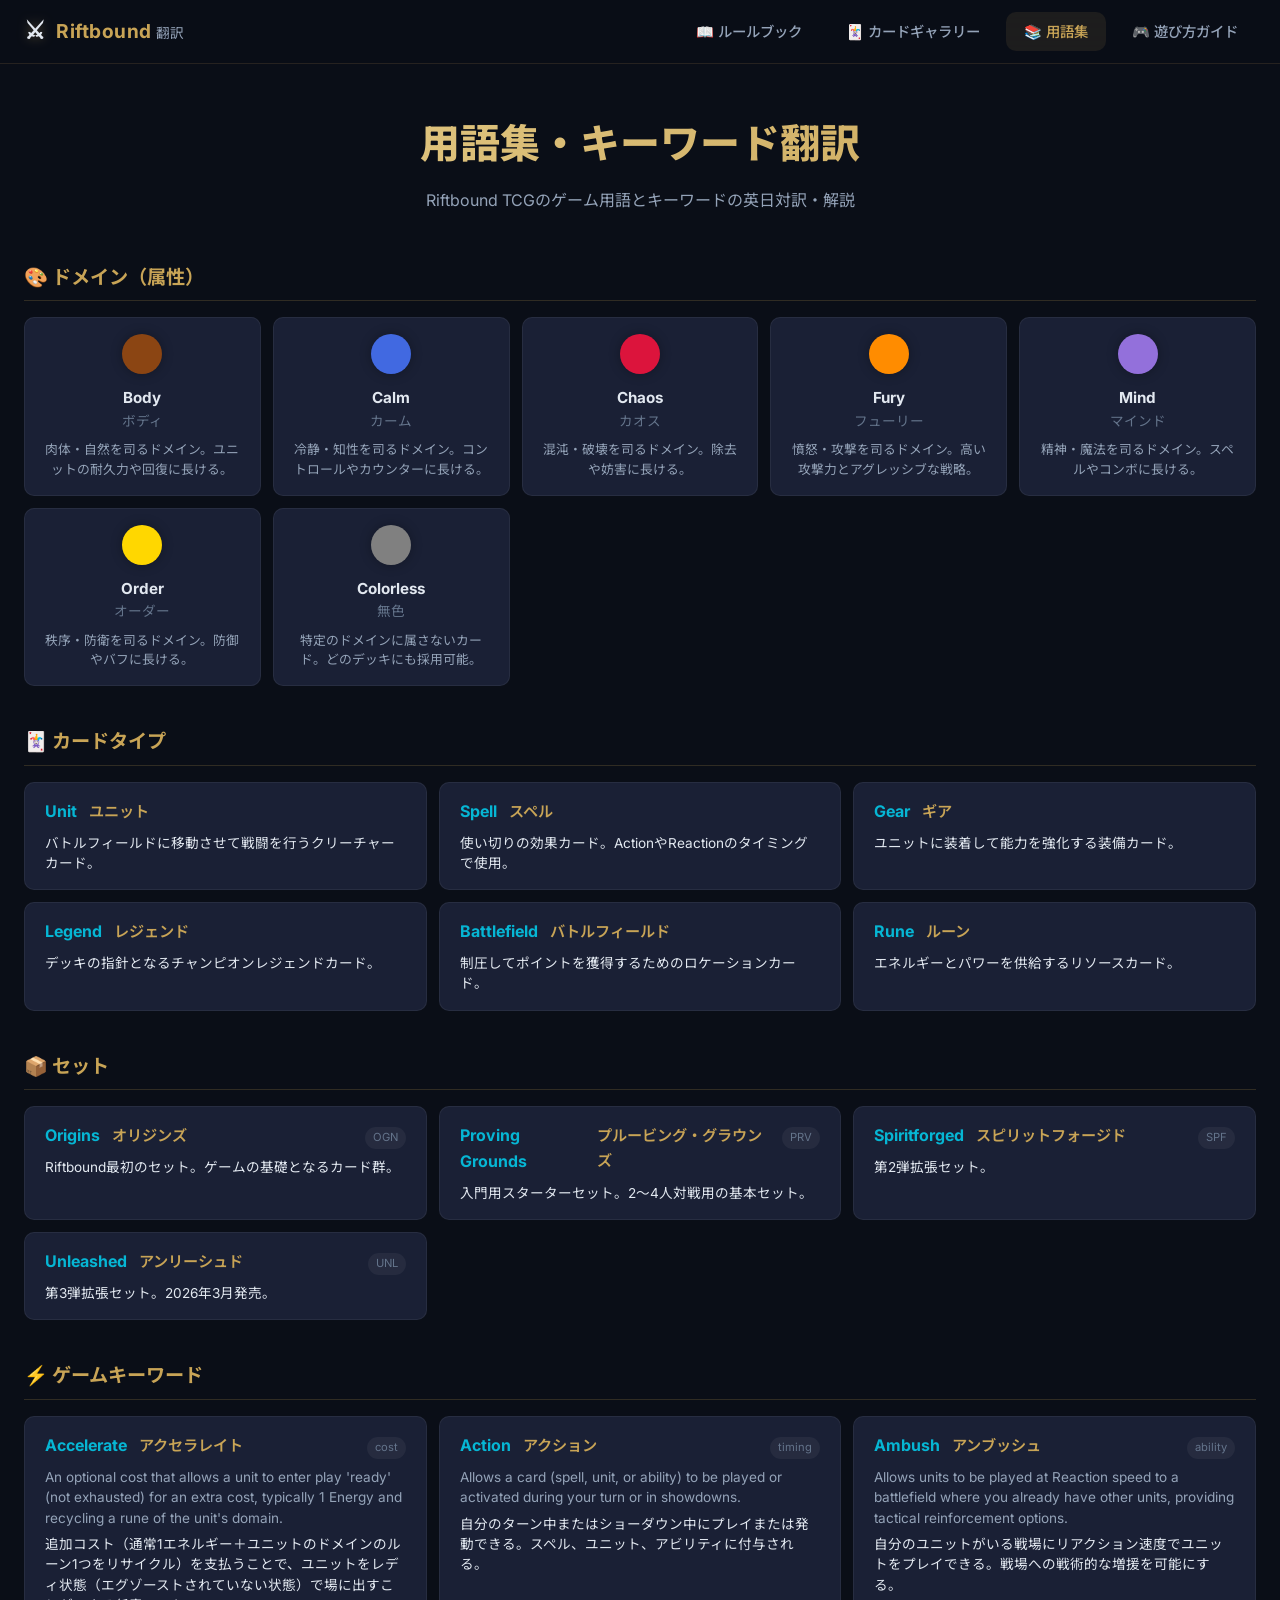
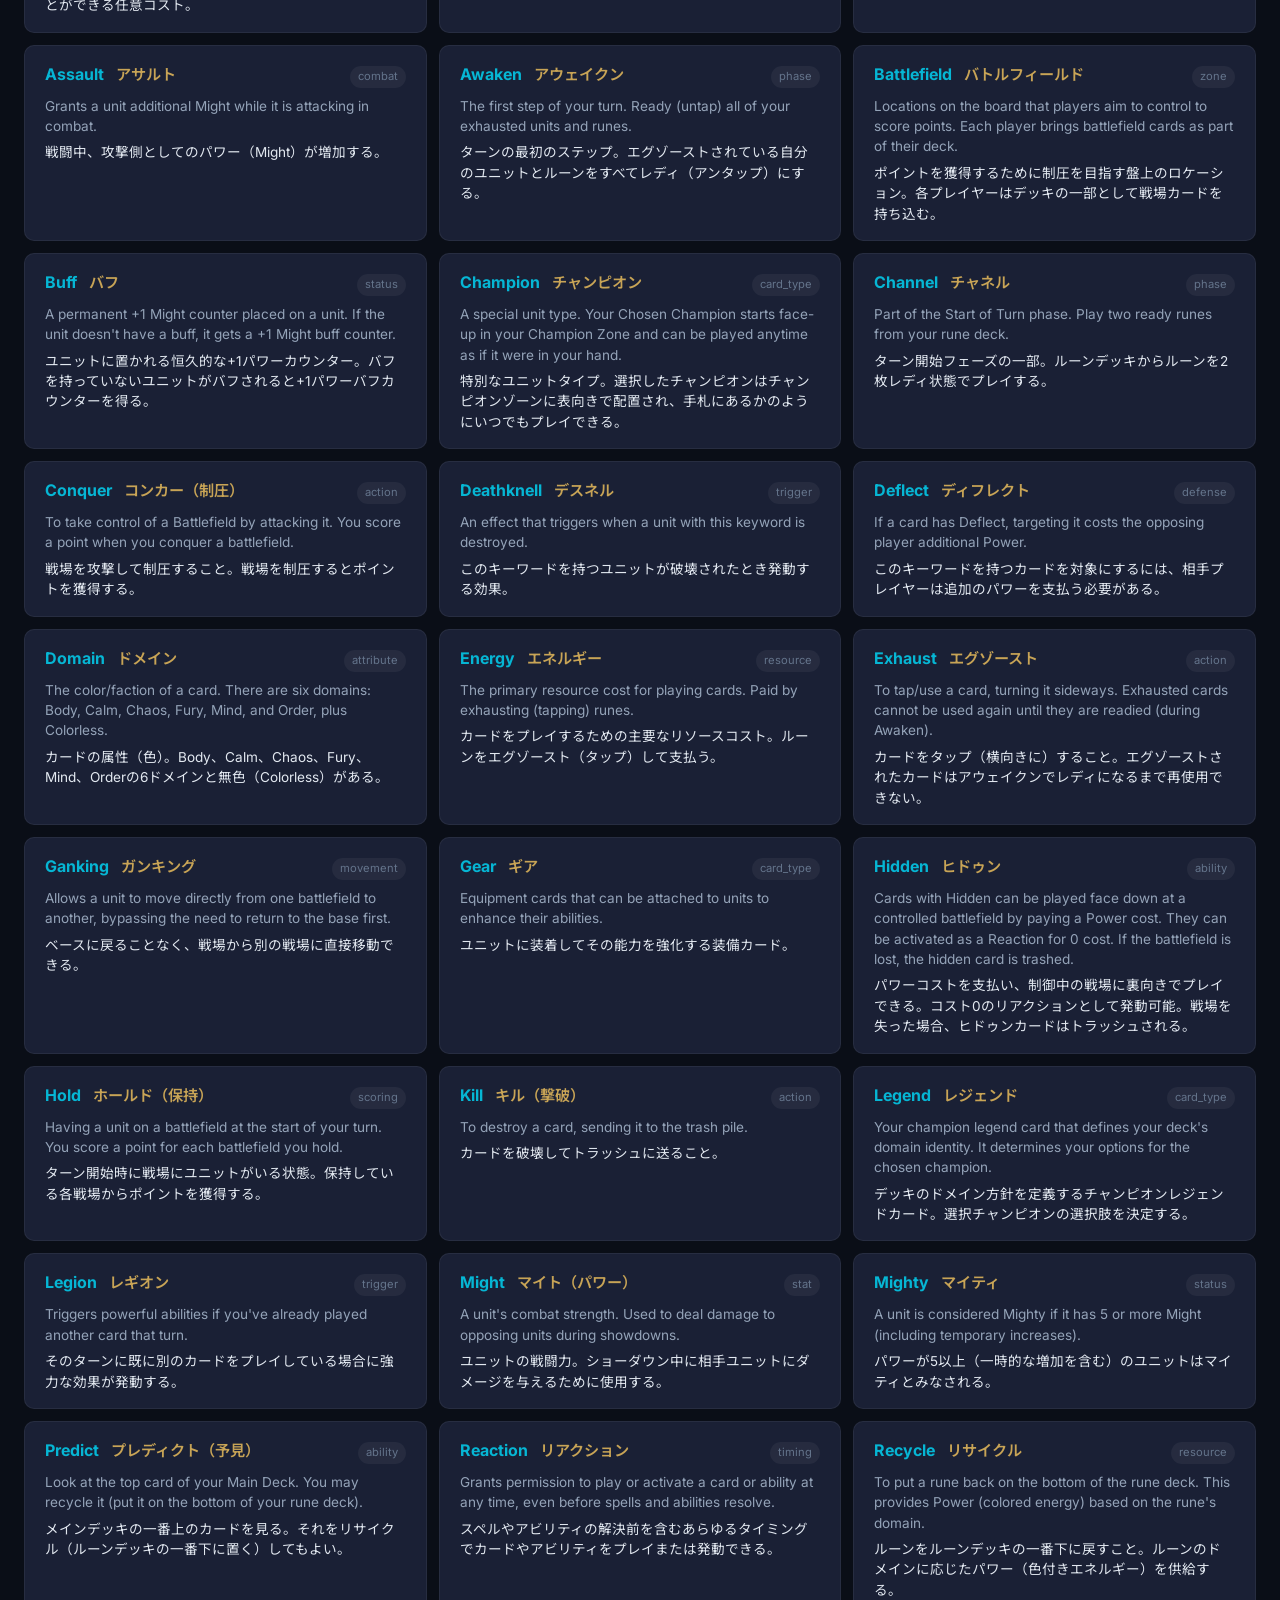
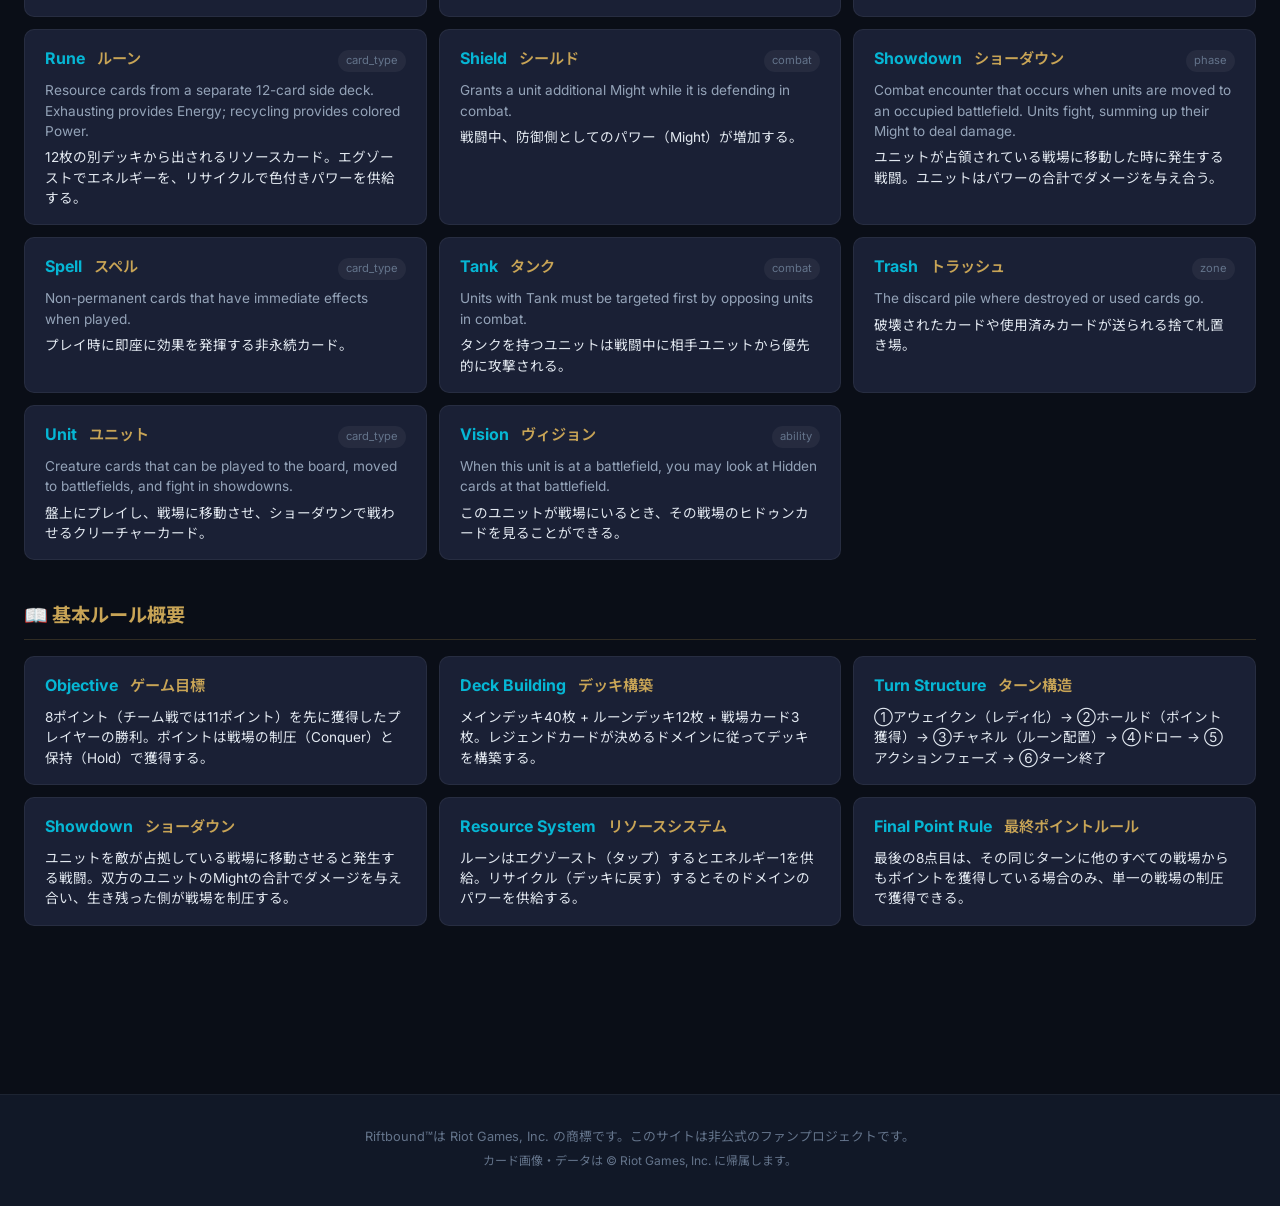
<file: public/cards/glossary.html>
<!DOCTYPE html>
<html lang="ja">
<head>
    <meta charset="UTF-8">
    <meta name="viewport" content="width=device-width, initial-scale=1.0">
    <meta name="description" content="Riftbound TCGのゲームキーワード・用語集。ドメイン、カードタイプ、キーワードの日本語翻訳と解説。">
    <title>用語集 | Riftbound カード翻訳ギャラリー</title>
    <link rel="preconnect" href="https://fonts.googleapis.com">
    <link rel="preconnect" href="https://fonts.gstatic.com" crossorigin>
    <link href="https://fonts.googleapis.com/css2?family=Inter:wght@300;400;500;600;700;800&family=Noto+Sans+JP:wght@300;400;500;600;700&display=swap" rel="stylesheet">
    <link rel="stylesheet" href="style.css">
</head>
<body>
    <!-- ナビゲーション -->
    <nav class="navbar" id="navbar">
        <div class="nav-content">
            <a href="index.html" class="nav-logo">
                <span class="logo-icon">⚔</span>
                <span class="logo-text">Riftbound<span class="logo-sub">翻訳</span></span>
            </a>
            <button class="mobile-menu-btn" id="mobile-menu-btn" aria-label="メニュー">☰</button>
            <div class="nav-links" id="nav-links">
                <a href="../" class="nav-link" id="nav-rules">📖 ルールブック</a>
                <a href="index.html" class="nav-link" id="nav-cards">🃏 カードギャラリー</a>
                <a href="glossary.html" class="nav-link active" id="nav-glossary">📚 用語集</a>
                <a href="guide.html" class="nav-link" id="nav-guide">🎮 遊び方ガイド</a>
            </div>
        </div>
    </nav>

    <!-- メインコンテンツ -->
    <section class="glossary-section">
        <div class="glossary-header">
            <h1 class="glossary-title">用語集・キーワード翻訳</h1>
            <p class="glossary-subtitle">Riftbound TCGのゲーム用語とキーワードの英日対訳・解説</p>
        </div>

        <!-- ドメインセクション -->
        <div class="glossary-category" id="section-domains">
            <h2 class="glossary-category-title">🎨 ドメイン（属性）</h2>
            <div class="domain-grid" id="domain-grid"></div>
        </div>

        <!-- カードタイプセクション -->
        <div class="glossary-category" id="section-types">
            <h2 class="glossary-category-title">🃏 カードタイプ</h2>
            <div class="glossary-grid" id="type-grid"></div>
        </div>

        <!-- セットセクション -->
        <div class="glossary-category" id="section-sets">
            <h2 class="glossary-category-title">📦 セット</h2>
            <div class="glossary-grid" id="set-grid"></div>
        </div>

        <!-- キーワードセクション -->
        <div class="glossary-category" id="section-keywords">
            <h2 class="glossary-category-title">⚡ ゲームキーワード</h2>
            <div class="glossary-grid" id="keyword-grid"></div>
        </div>

        <!-- ゲームの基本ルール -->
        <div class="glossary-category" id="section-rules">
            <h2 class="glossary-category-title">📖 基本ルール概要</h2>
            <div class="glossary-grid">
                <div class="glossary-item">
                    <div class="glossary-term-row">
                        <span class="glossary-en">Objective</span>
                        <span class="glossary-ja">ゲーム目標</span>
                    </div>
                    <p class="glossary-desc-ja">8ポイント（チーム戦では11ポイント）を先に獲得したプレイヤーの勝利。ポイントは戦場の制圧（Conquer）と保持（Hold）で獲得する。</p>
                </div>
                <div class="glossary-item">
                    <div class="glossary-term-row">
                        <span class="glossary-en">Deck Building</span>
                        <span class="glossary-ja">デッキ構築</span>
                    </div>
                    <p class="glossary-desc-ja">メインデッキ40枚 + ルーンデッキ12枚 + 戦場カード3枚。レジェンドカードが決めるドメインに従ってデッキを構築する。</p>
                </div>
                <div class="glossary-item">
                    <div class="glossary-term-row">
                        <span class="glossary-en">Turn Structure</span>
                        <span class="glossary-ja">ターン構造</span>
                    </div>
                    <p class="glossary-desc-ja">①アウェイクン（レディ化）→ ②ホールド（ポイント獲得）→ ③チャネル（ルーン配置）→ ④ドロー → ⑤アクションフェーズ → ⑥ターン終了</p>
                </div>
                <div class="glossary-item">
                    <div class="glossary-term-row">
                        <span class="glossary-en">Showdown</span>
                        <span class="glossary-ja">ショーダウン</span>
                    </div>
                    <p class="glossary-desc-ja">ユニットを敵が占拠している戦場に移動させると発生する戦闘。双方のユニットのMightの合計でダメージを与え合い、生き残った側が戦場を制圧する。</p>
                </div>
                <div class="glossary-item">
                    <div class="glossary-term-row">
                        <span class="glossary-en">Resource System</span>
                        <span class="glossary-ja">リソースシステム</span>
                    </div>
                    <p class="glossary-desc-ja">ルーンはエグゾースト（タップ）するとエネルギー1を供給。リサイクル（デッキに戻す）するとそのドメインのパワーを供給する。</p>
                </div>
                <div class="glossary-item">
                    <div class="glossary-term-row">
                        <span class="glossary-en">Final Point Rule</span>
                        <span class="glossary-ja">最終ポイントルール</span>
                    </div>
                    <p class="glossary-desc-ja">最後の8点目は、その同じターンに他のすべての戦場からもポイントを獲得している場合のみ、単一の戦場の制圧で獲得できる。</p>
                </div>
            </div>
        </div>
    </section>

    <!-- フッター -->
    <footer class="footer">
        <div class="footer-content">
            <p class="footer-text">
                Riftbound™は Riot Games, Inc. の商標です。このサイトは非公式のファンプロジェクトです。
            </p>
            <p class="footer-text footer-sub">
                カード画像・データは © Riot Games, Inc. に帰属します。
            </p>
        </div>
    </footer>

    <script>
        // モバイルハンバーガーメニュー
        (function() {
            const menuBtn = document.getElementById('mobile-menu-btn');
            const navLinks = document.getElementById('nav-links');
            if (menuBtn && navLinks) {
                menuBtn.addEventListener('click', (e) => {
                    e.stopPropagation();
                    navLinks.classList.toggle('open');
                });
                document.addEventListener('click', () => {
                    navLinks.classList.remove('open');
                });
            }
        })();

        // 用語集データの読み込みと表示
        document.addEventListener('DOMContentLoaded', async () => {
            try {
                const res = await fetch('data/glossary.json');
                if (!res.ok) throw new Error('用語集データが見つかりません');
                const glossary = await res.json();
                renderGlossary(glossary);
            } catch (err) {
                console.error('用語集の読み込みエラー:', err);
            }
        });

        function renderGlossary(data) {
            // ドメイン表示
            const domainGrid = document.getElementById('domain-grid');
            if (data.domains) {
                domainGrid.innerHTML = data.domains.map(d => `
                    <div class="domain-card">
                        <div class="domain-color-swatch" style="background:${d.color}"></div>
                        <div class="domain-name-en">${d.en}</div>
                        <div class="domain-name-ja">${d.ja}</div>
                        <div class="domain-desc">${d.description_ja}</div>
                    </div>
                `).join('');
            }

            // カードタイプ表示
            const typeGrid = document.getElementById('type-grid');
            if (data.card_types) {
                typeGrid.innerHTML = data.card_types.map(t => `
                    <div class="glossary-item">
                        <div class="glossary-term-row">
                            <span class="glossary-en">${t.en}</span>
                            <span class="glossary-ja">${t.ja}</span>
                        </div>
                        <p class="glossary-desc-ja">${t.description_ja}</p>
                    </div>
                `).join('');
            }

            // セット表示
            const setGrid = document.getElementById('set-grid');
            if (data.sets) {
                setGrid.innerHTML = data.sets.map(s => `
                    <div class="glossary-item">
                        <div class="glossary-term-row">
                            <span class="glossary-en">${s.en}</span>
                            <span class="glossary-ja">${s.ja}</span>
                            <span class="glossary-category-badge">${s.id}</span>
                        </div>
                        <p class="glossary-desc-ja">${s.description_ja}</p>
                    </div>
                `).join('');
            }

            // キーワード表示
            const keywordGrid = document.getElementById('keyword-grid');
            if (data.keywords) {
                keywordGrid.innerHTML = data.keywords.map(kw => `
                    <div class="glossary-item">
                        <div class="glossary-term-row">
                            <span class="glossary-en">${kw.en}</span>
                            <span class="glossary-ja">${kw.ja}</span>
                            <span class="glossary-category-badge">${kw.category}</span>
                        </div>
                        <p class="glossary-desc-en">${kw.description_en}</p>
                        <p class="glossary-desc-ja">${kw.description_ja}</p>
                    </div>
                `).join('');
            }
        }
    </script>
</body>
</html>
</file>
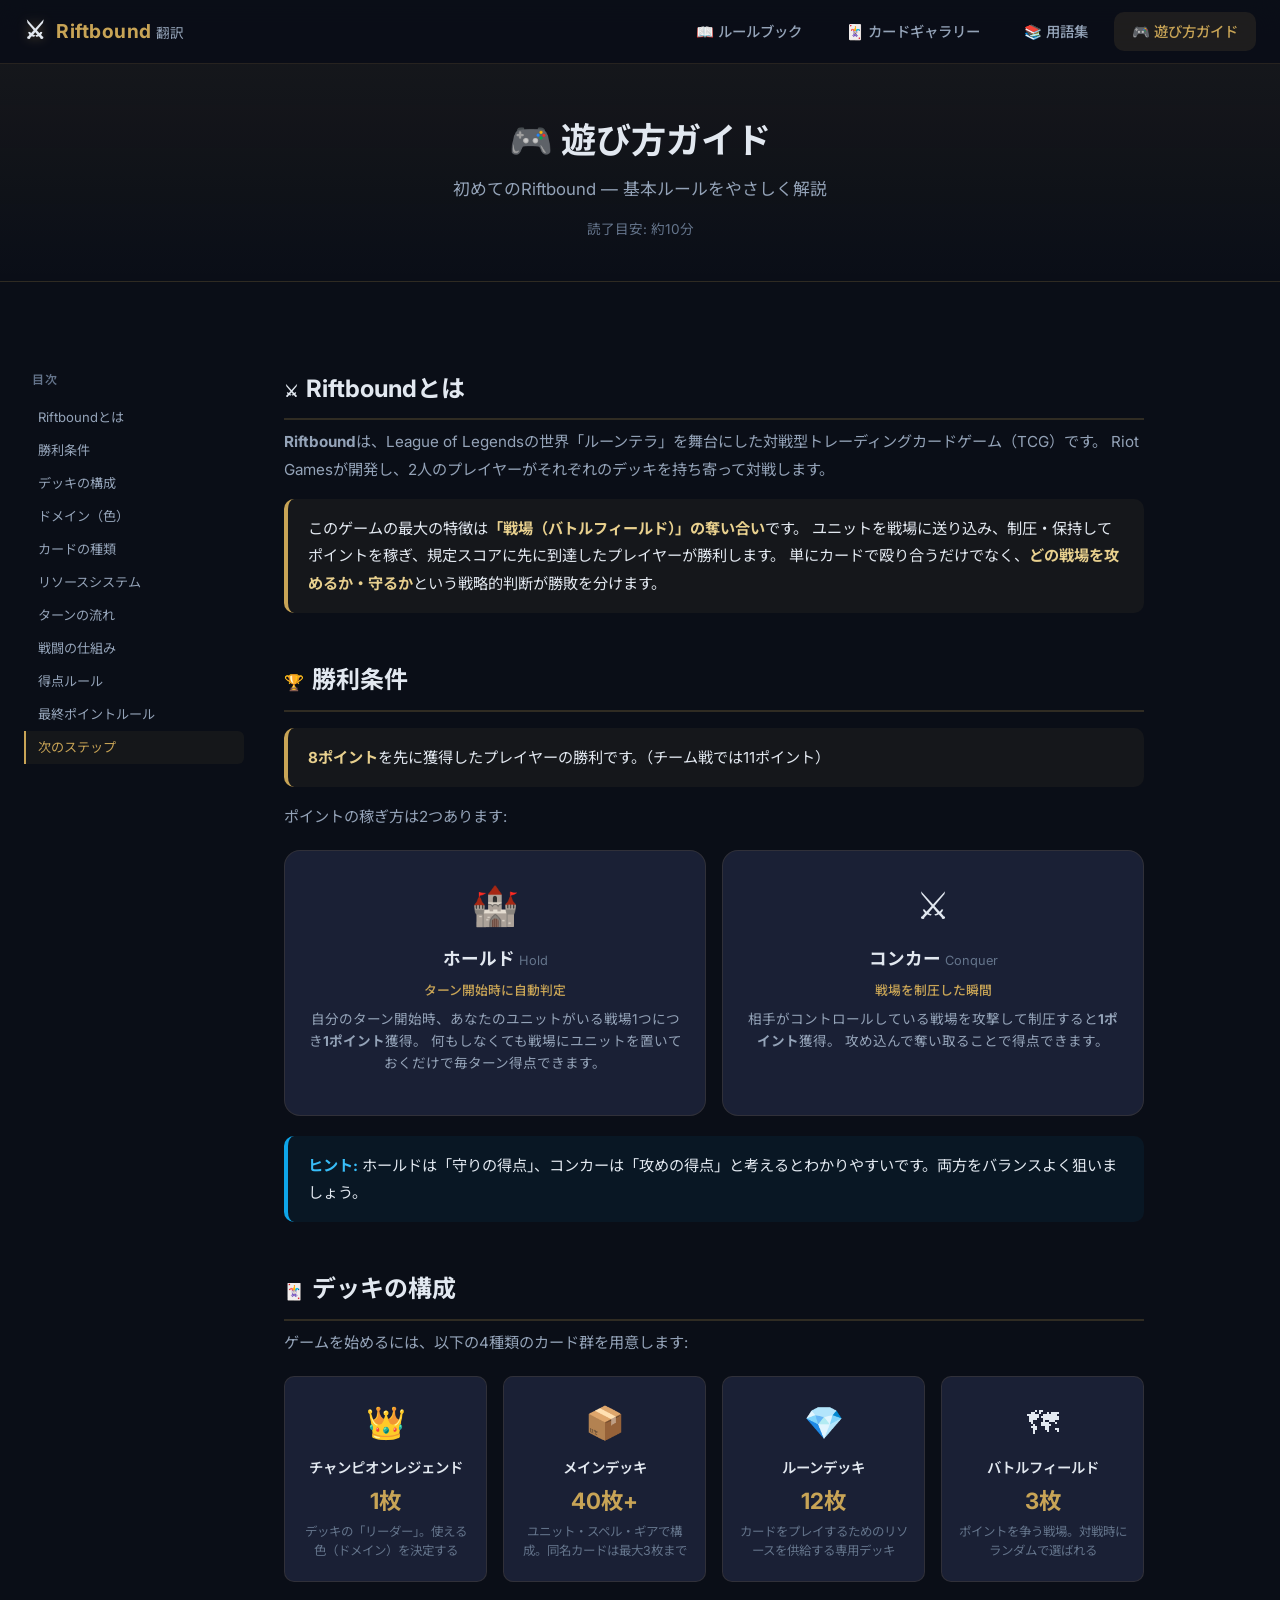
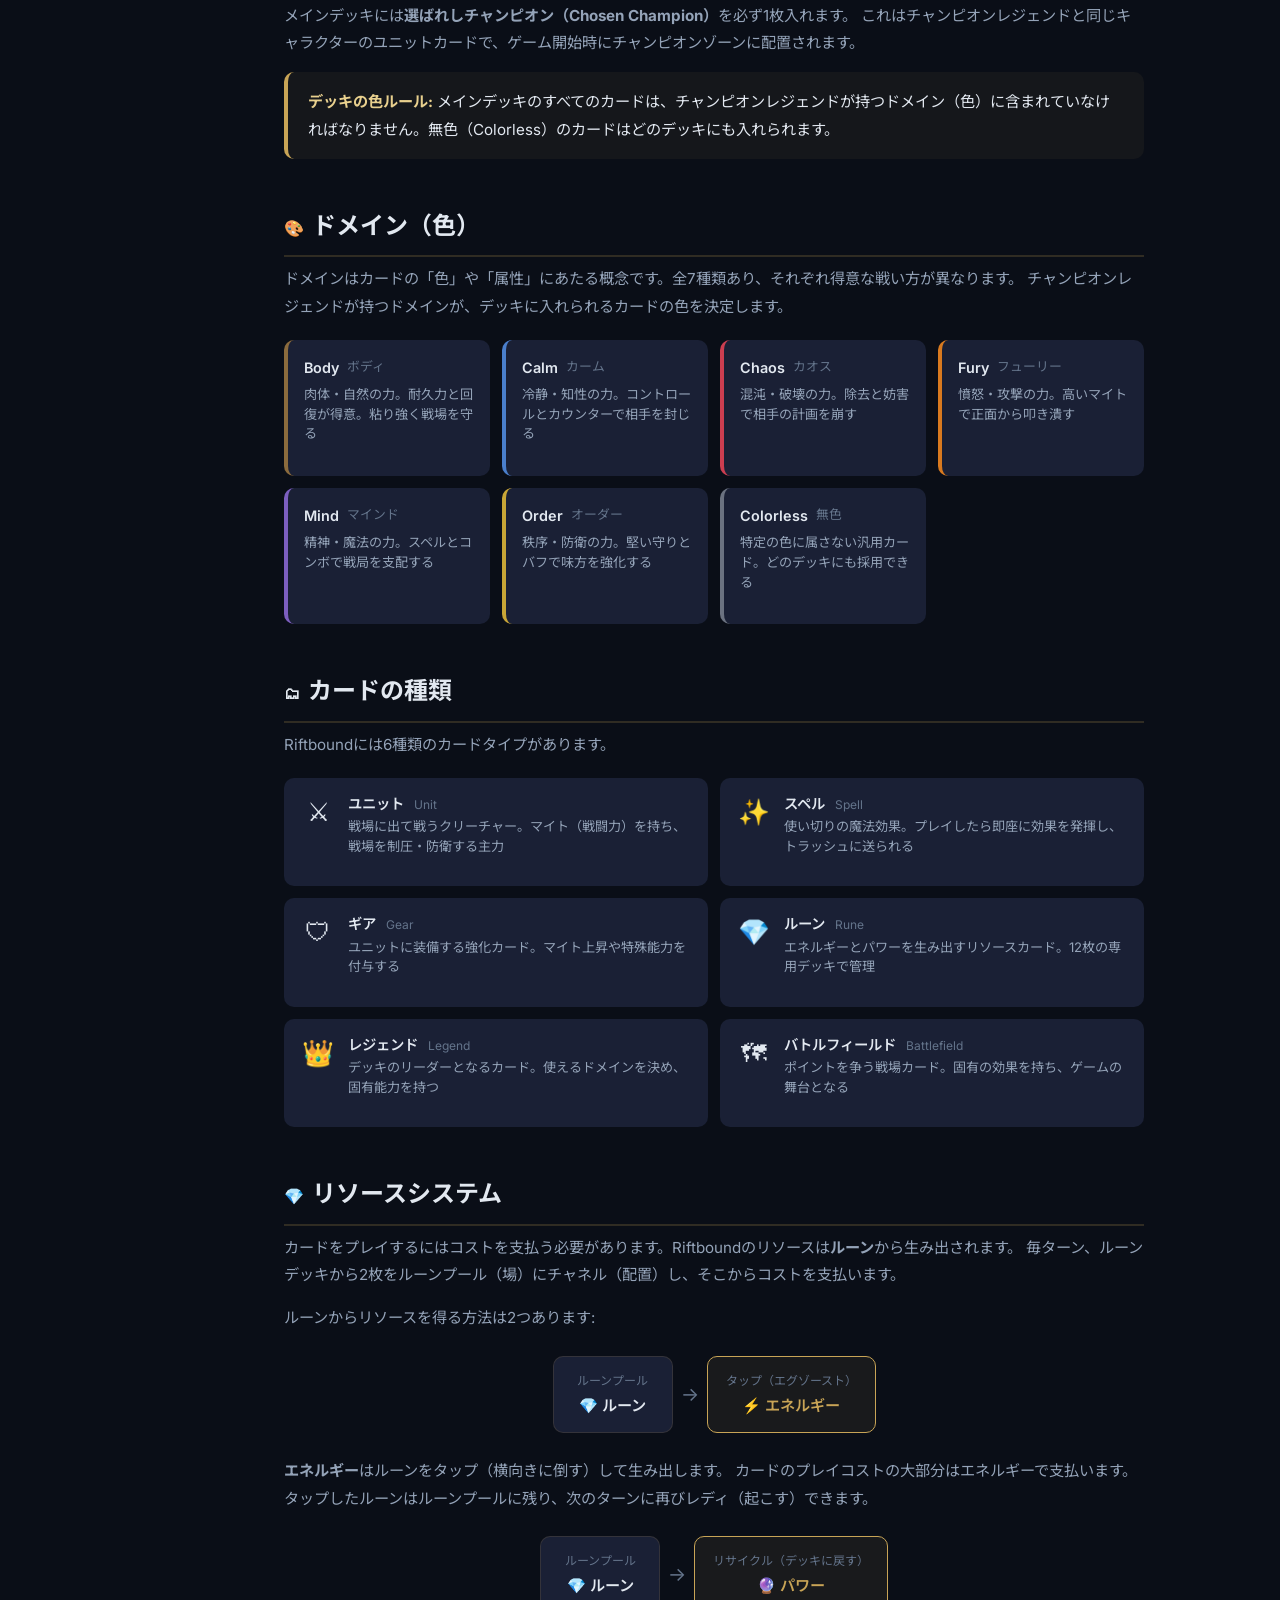
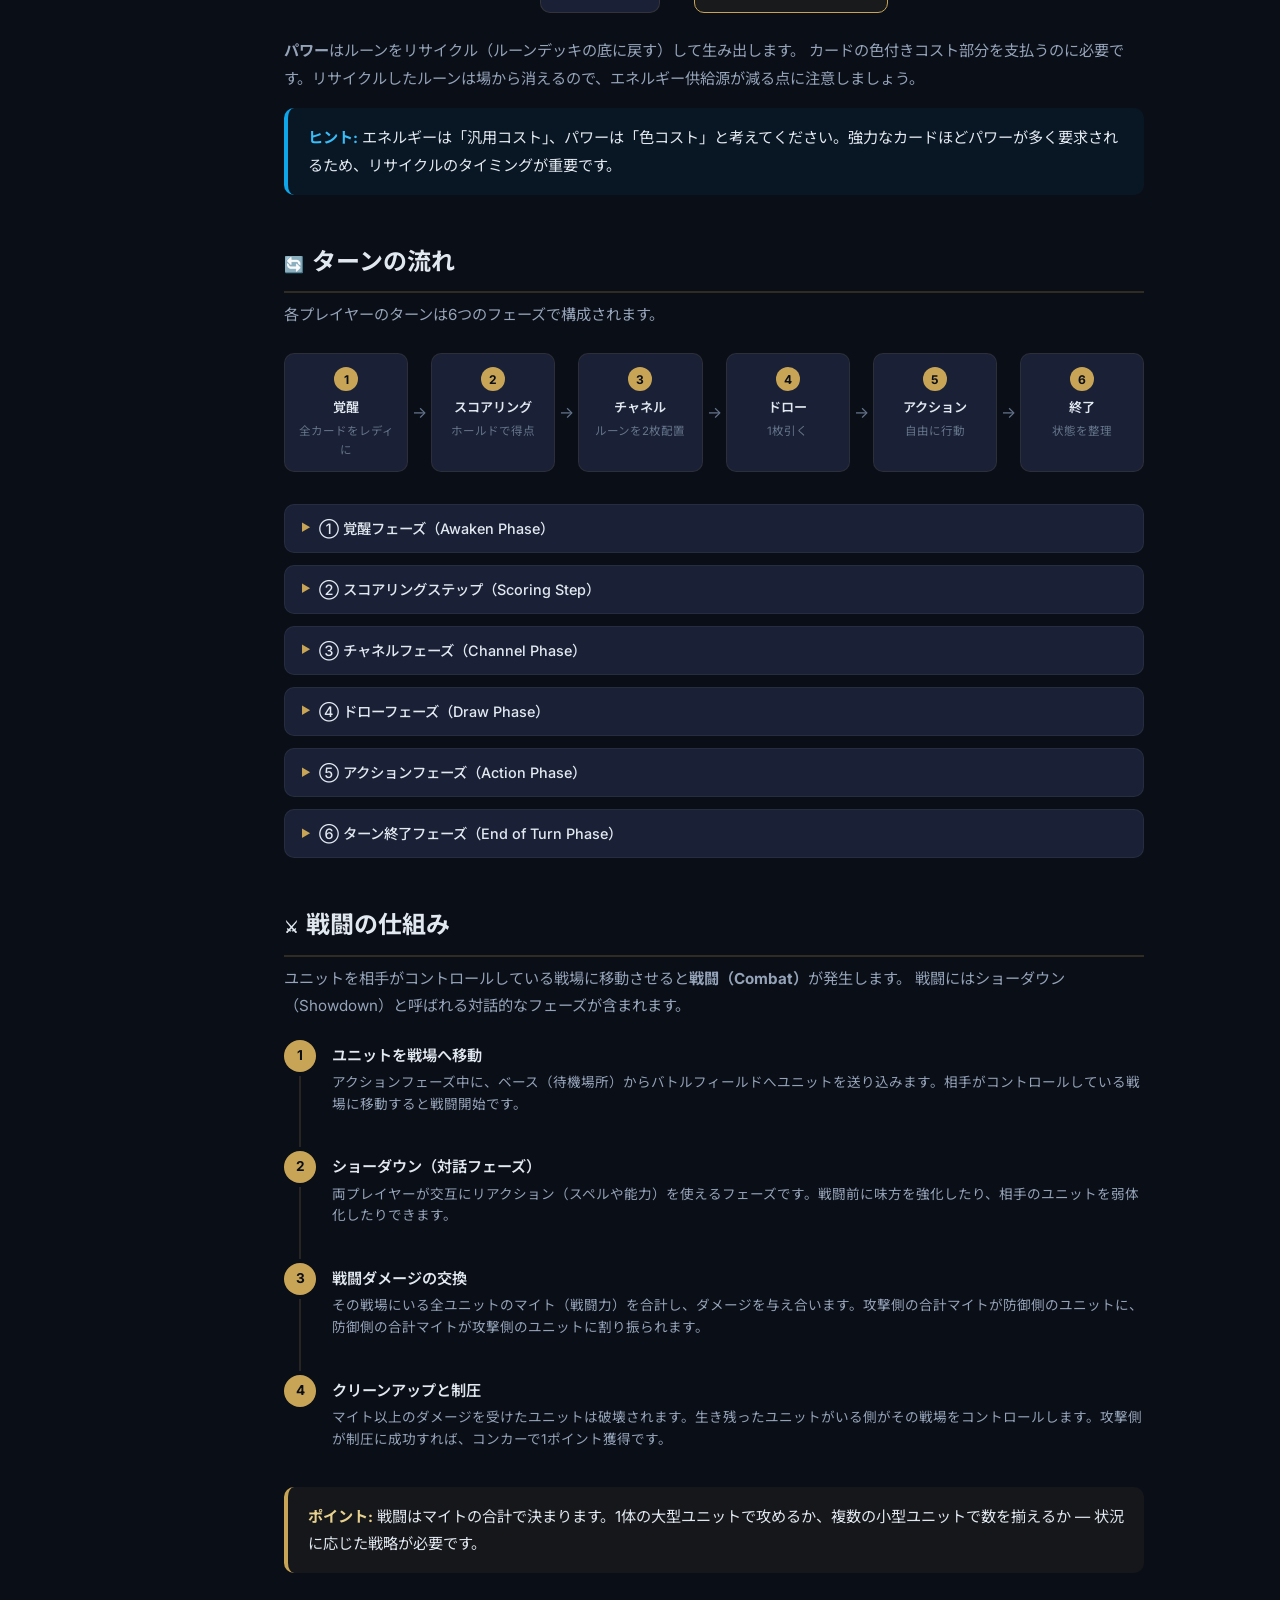
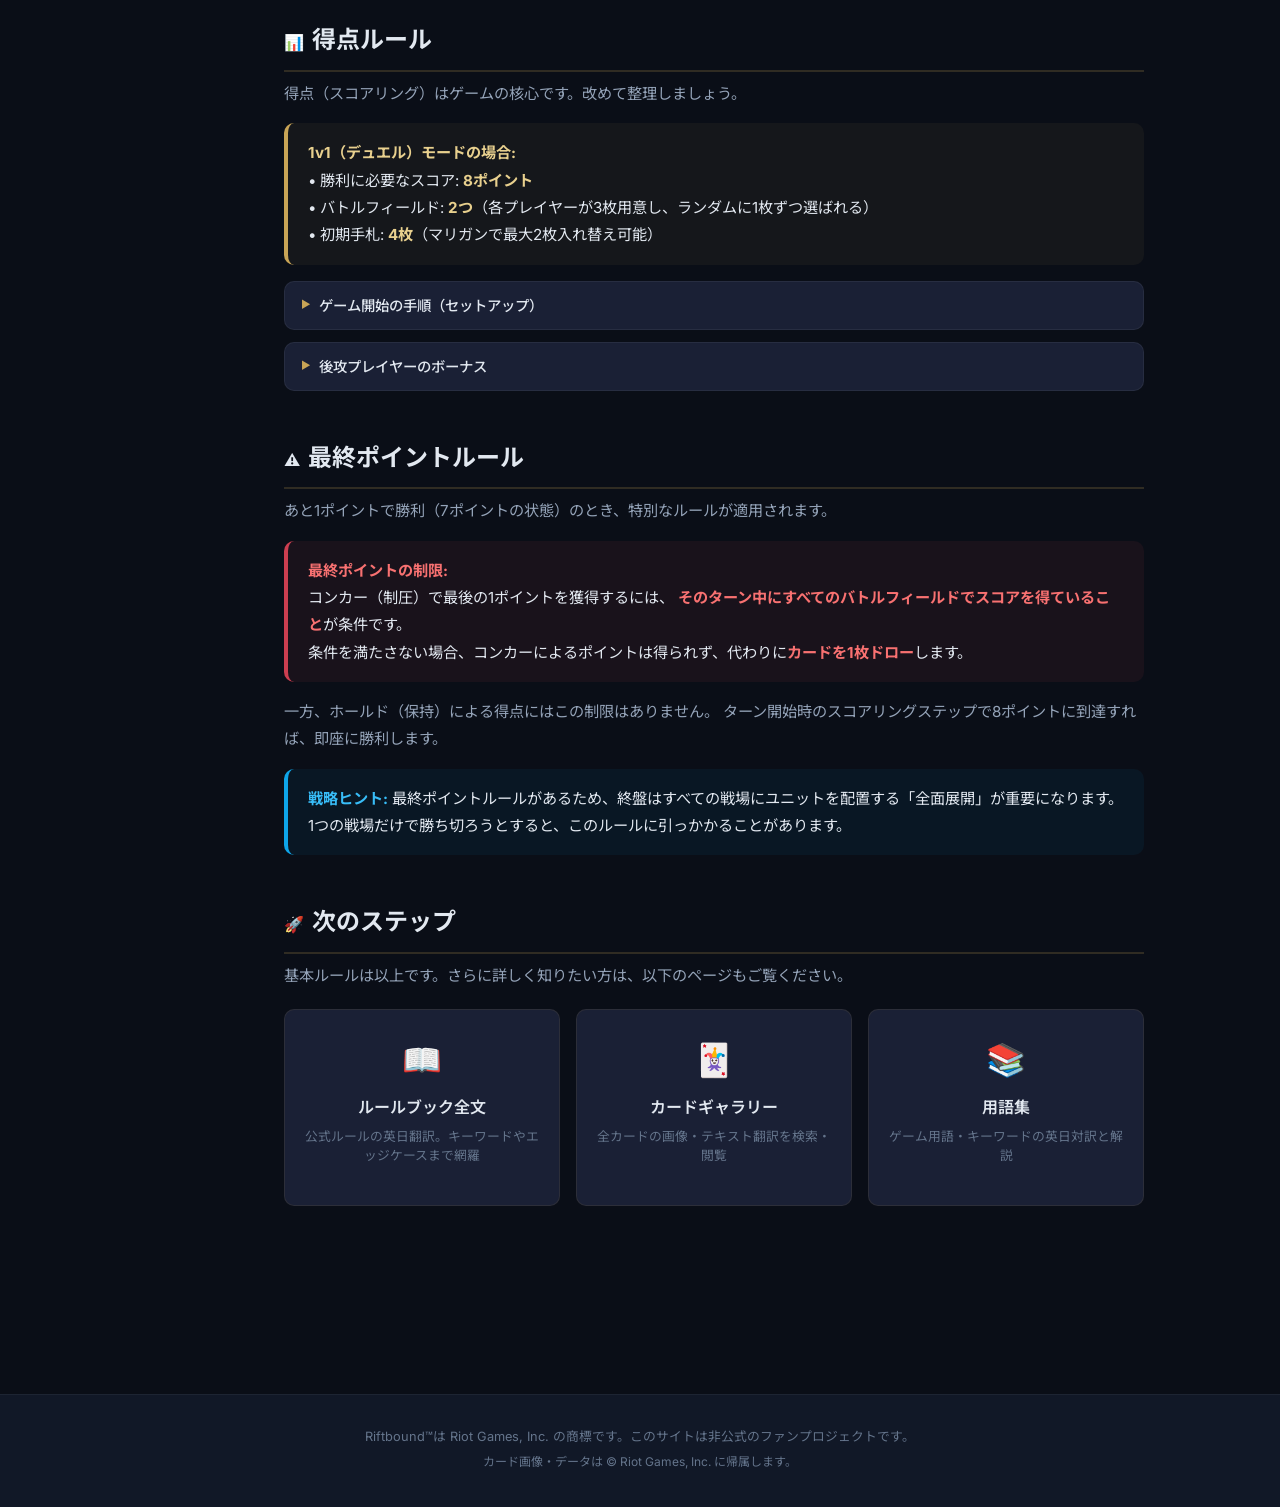
<file: public/cards/guide.html>
<!DOCTYPE html>
<html lang="ja">
<head>
    <meta charset="UTF-8">
    <meta name="viewport" content="width=device-width, initial-scale=1.0">
    <meta name="description" content="Riftbound TCGの初心者向け遊び方ガイド。ゲームの基本ルール、デッキ構成、ターンの流れ、戦闘の仕組みをわかりやすく解説。">
    <title>遊び方ガイド | Riftbound 日本語翻訳</title>
    <link rel="preconnect" href="https://fonts.googleapis.com">
    <link rel="preconnect" href="https://fonts.gstatic.com" crossorigin>
    <link href="https://fonts.googleapis.com/css2?family=Inter:wght@300;400;500;600;700;800&family=Noto+Sans+JP:wght@300;400;500;600;700&display=swap" rel="stylesheet">
    <link rel="stylesheet" href="style.css">
</head>
<body>
    <!-- ナビゲーション -->
    <nav class="navbar" id="navbar">
        <div class="nav-content">
            <a href="index.html" class="nav-logo">
                <span class="logo-icon">⚔</span>
                <span class="logo-text">Riftbound<span class="logo-sub">翻訳</span></span>
            </a>
            <button class="mobile-menu-btn" id="mobile-menu-btn" aria-label="メニュー">☰</button>
            <div class="nav-links" id="nav-links">
                <a href="../" class="nav-link" id="nav-rules">📖 ルールブック</a>
                <a href="index.html" class="nav-link" id="nav-cards">🃏 カードギャラリー</a>
                <a href="glossary.html" class="nav-link" id="nav-glossary">📚 用語集</a>
                <a href="guide.html" class="nav-link active" id="nav-guide">🎮 遊び方ガイド</a>
            </div>
        </div>
    </nav>

    <!-- ヒーローセクション -->
    <header class="guide-hero">
        <h1 class="guide-hero-title"><span class="hero-icon">🎮</span>遊び方ガイド</h1>
        <p class="guide-hero-sub">初めてのRiftbound ― 基本ルールをやさしく解説</p>
        <p class="guide-hero-meta">読了目安: 約10分</p>
    </header>

    <!-- 目次（モバイル用: 1024px以下で表示） -->
    <details class="guide-toc-mobile">
        <summary>目次を開く</summary>
        <ol class="toc-list-mobile">
            <li><a href="#overview">Riftboundとは</a></li>
            <li><a href="#win-condition">勝利条件</a></li>
            <li><a href="#deck-building">デッキの構成</a></li>
            <li><a href="#domains">ドメイン（色）</a></li>
            <li><a href="#card-types">カードの種類</a></li>
            <li><a href="#resources">リソースシステム</a></li>
            <li><a href="#turn-flow">ターンの流れ</a></li>
            <li><a href="#combat">戦闘の仕組み</a></li>
            <li><a href="#scoring">得点ルール</a></li>
            <li><a href="#final-point">最終ポイントルール</a></li>
            <li><a href="#next-steps">次のステップ</a></li>
        </ol>
    </details>

    <!-- メインレイアウト -->
    <div class="guide-layout">

        <!-- 目次サイドバー（デスクトップ用: 1025px以上で表示） -->
        <aside class="guide-toc" id="guide-toc">
            <p class="guide-toc-title">目次</p>
            <ul class="guide-toc-list">
                <li><a href="#overview" class="guide-toc-link">Riftboundとは</a></li>
                <li><a href="#win-condition" class="guide-toc-link">勝利条件</a></li>
                <li><a href="#deck-building" class="guide-toc-link">デッキの構成</a></li>
                <li><a href="#domains" class="guide-toc-link">ドメイン（色）</a></li>
                <li><a href="#card-types" class="guide-toc-link">カードの種類</a></li>
                <li><a href="#resources" class="guide-toc-link">リソースシステム</a></li>
                <li><a href="#turn-flow" class="guide-toc-link">ターンの流れ</a></li>
                <li><a href="#combat" class="guide-toc-link">戦闘の仕組み</a></li>
                <li><a href="#scoring" class="guide-toc-link">得点ルール</a></li>
                <li><a href="#final-point" class="guide-toc-link">最終ポイントルール</a></li>
                <li><a href="#next-steps" class="guide-toc-link">次のステップ</a></li>
            </ul>
        </aside>

        <!-- メインコンテンツ -->
        <main class="guide-content">

            <!-- 1. Riftboundとは -->
            <section class="guide-section" id="overview">
                <h2 class="guide-section-title"><span class="section-icon">⚔</span>Riftboundとは</h2>
                <p>
                    <strong>Riftbound</strong>は、League of Legendsの世界「ルーンテラ」を舞台にした対戦型トレーディングカードゲーム（TCG）です。
                    Riot Gamesが開発し、2人のプレイヤーがそれぞれのデッキを持ち寄って対戦します。
                </p>
                <div class="guide-highlight">
                    <p>
                        このゲームの最大の特徴は<strong>「戦場（バトルフィールド）」の奪い合い</strong>です。
                        ユニットを戦場に送り込み、制圧・保持してポイントを稼ぎ、規定スコアに先に到達したプレイヤーが勝利します。
                        単にカードで殴り合うだけでなく、<strong>どの戦場を攻めるか・守るか</strong>という戦略的判断が勝敗を分けます。
                    </p>
                </div>
            </section>

            <!-- 2. 勝利条件 -->
            <section class="guide-section" id="win-condition">
                <h2 class="guide-section-title"><span class="section-icon">🏆</span>勝利条件</h2>
                <div class="guide-highlight">
                    <p><strong>8ポイント</strong>を先に獲得したプレイヤーの勝利です。（チーム戦では11ポイント）</p>
                </div>
                <p>
                    ポイントの稼ぎ方は2つあります:
                </p>
                <div class="guide-score-grid">
                    <div class="guide-score-card">
                        <span class="score-icon">🏰</span>
                        <div class="score-name">ホールド <span class="score-name-en">Hold</span></div>
                        <div class="score-timing">ターン開始時に自動判定</div>
                        <p class="score-desc">
                            自分のターン開始時、あなたのユニットがいる戦場1つにつき<strong>1ポイント</strong>獲得。
                            何もしなくても戦場にユニットを置いておくだけで毎ターン得点できます。
                        </p>
                    </div>
                    <div class="guide-score-card">
                        <span class="score-icon">⚔</span>
                        <div class="score-name">コンカー <span class="score-name-en">Conquer</span></div>
                        <div class="score-timing">戦場を制圧した瞬間</div>
                        <p class="score-desc">
                            相手がコントロールしている戦場を攻撃して制圧すると<strong>1ポイント</strong>獲得。
                            攻め込んで奪い取ることで得点できます。
                        </p>
                    </div>
                </div>
                <div class="guide-highlight tip">
                    <p><strong>ヒント:</strong> ホールドは「守りの得点」、コンカーは「攻めの得点」と考えるとわかりやすいです。両方をバランスよく狙いましょう。</p>
                </div>
            </section>

            <!-- 3. デッキの構成 -->
            <section class="guide-section" id="deck-building">
                <h2 class="guide-section-title"><span class="section-icon">🃏</span>デッキの構成</h2>
                <p>
                    ゲームを始めるには、以下の4種類のカード群を用意します:
                </p>
                <div class="guide-deck-grid">
                    <div class="guide-deck-item">
                        <span class="deck-icon">👑</span>
                        <div class="deck-name">チャンピオンレジェンド</div>
                        <div class="deck-count">1枚</div>
                        <div class="deck-desc">デッキの「リーダー」。使える色（ドメイン）を決定する</div>
                    </div>
                    <div class="guide-deck-item">
                        <span class="deck-icon">📦</span>
                        <div class="deck-name">メインデッキ</div>
                        <div class="deck-count">40枚+</div>
                        <div class="deck-desc">ユニット・スペル・ギアで構成。同名カードは最大3枚まで</div>
                    </div>
                    <div class="guide-deck-item">
                        <span class="deck-icon">💎</span>
                        <div class="deck-name">ルーンデッキ</div>
                        <div class="deck-count">12枚</div>
                        <div class="deck-desc">カードをプレイするためのリソースを供給する専用デッキ</div>
                    </div>
                    <div class="guide-deck-item">
                        <span class="deck-icon">🗺</span>
                        <div class="deck-name">バトルフィールド</div>
                        <div class="deck-count">3枚</div>
                        <div class="deck-desc">ポイントを争う戦場。対戦時にランダムで選ばれる</div>
                    </div>
                </div>
                <p>
                    メインデッキには<strong>選ばれしチャンピオン（Chosen Champion）</strong>を必ず1枚入れます。
                    これはチャンピオンレジェンドと同じキャラクターのユニットカードで、ゲーム開始時にチャンピオンゾーンに配置されます。
                </p>
                <div class="guide-highlight">
                    <p><strong>デッキの色ルール:</strong> メインデッキのすべてのカードは、チャンピオンレジェンドが持つドメイン（色）に含まれていなければなりません。無色（Colorless）のカードはどのデッキにも入れられます。</p>
                </div>
            </section>

            <!-- 4. ドメイン（色） -->
            <section class="guide-section" id="domains">
                <h2 class="guide-section-title"><span class="section-icon">🎨</span>ドメイン（色）</h2>
                <p>
                    ドメインはカードの「色」や「属性」にあたる概念です。全7種類あり、それぞれ得意な戦い方が異なります。
                    チャンピオンレジェンドが持つドメインが、デッキに入れられるカードの色を決定します。
                </p>
                <div class="guide-domain-grid">
                    <div class="guide-domain-card" data-domain="body">
                        <div class="domain-label">
                            <span class="domain-en">Body</span>
                            <span class="domain-ja">ボディ</span>
                        </div>
                        <p class="domain-desc">肉体・自然の力。耐久力と回復が得意。粘り強く戦場を守る</p>
                    </div>
                    <div class="guide-domain-card" data-domain="calm">
                        <div class="domain-label">
                            <span class="domain-en">Calm</span>
                            <span class="domain-ja">カーム</span>
                        </div>
                        <p class="domain-desc">冷静・知性の力。コントロールとカウンターで相手を封じる</p>
                    </div>
                    <div class="guide-domain-card" data-domain="chaos">
                        <div class="domain-label">
                            <span class="domain-en">Chaos</span>
                            <span class="domain-ja">カオス</span>
                        </div>
                        <p class="domain-desc">混沌・破壊の力。除去と妨害で相手の計画を崩す</p>
                    </div>
                    <div class="guide-domain-card" data-domain="fury">
                        <div class="domain-label">
                            <span class="domain-en">Fury</span>
                            <span class="domain-ja">フューリー</span>
                        </div>
                        <p class="domain-desc">憤怒・攻撃の力。高いマイトで正面から叩き潰す</p>
                    </div>
                    <div class="guide-domain-card" data-domain="mind">
                        <div class="domain-label">
                            <span class="domain-en">Mind</span>
                            <span class="domain-ja">マインド</span>
                        </div>
                        <p class="domain-desc">精神・魔法の力。スペルとコンボで戦局を支配する</p>
                    </div>
                    <div class="guide-domain-card" data-domain="order">
                        <div class="domain-label">
                            <span class="domain-en">Order</span>
                            <span class="domain-ja">オーダー</span>
                        </div>
                        <p class="domain-desc">秩序・防衛の力。堅い守りとバフで味方を強化する</p>
                    </div>
                    <div class="guide-domain-card" data-domain="colorless">
                        <div class="domain-label">
                            <span class="domain-en">Colorless</span>
                            <span class="domain-ja">無色</span>
                        </div>
                        <p class="domain-desc">特定の色に属さない汎用カード。どのデッキにも採用できる</p>
                    </div>
                </div>
            </section>

            <!-- 5. カードの種類 -->
            <section class="guide-section" id="card-types">
                <h2 class="guide-section-title"><span class="section-icon">🗂</span>カードの種類</h2>
                <p>Riftboundには6種類のカードタイプがあります。</p>
                <div class="guide-type-list">
                    <div class="guide-type-item">
                        <span class="type-icon">⚔</span>
                        <div class="type-info">
                            <div class="type-name">ユニット <span class="type-name-en">Unit</span></div>
                            <p class="type-desc">戦場に出て戦うクリーチャー。マイト（戦闘力）を持ち、戦場を制圧・防衛する主力</p>
                        </div>
                    </div>
                    <div class="guide-type-item">
                        <span class="type-icon">✨</span>
                        <div class="type-info">
                            <div class="type-name">スペル <span class="type-name-en">Spell</span></div>
                            <p class="type-desc">使い切りの魔法効果。プレイしたら即座に効果を発揮し、トラッシュに送られる</p>
                        </div>
                    </div>
                    <div class="guide-type-item">
                        <span class="type-icon">🛡</span>
                        <div class="type-info">
                            <div class="type-name">ギア <span class="type-name-en">Gear</span></div>
                            <p class="type-desc">ユニットに装備する強化カード。マイト上昇や特殊能力を付与する</p>
                        </div>
                    </div>
                    <div class="guide-type-item">
                        <span class="type-icon">💎</span>
                        <div class="type-info">
                            <div class="type-name">ルーン <span class="type-name-en">Rune</span></div>
                            <p class="type-desc">エネルギーとパワーを生み出すリソースカード。12枚の専用デッキで管理</p>
                        </div>
                    </div>
                    <div class="guide-type-item">
                        <span class="type-icon">👑</span>
                        <div class="type-info">
                            <div class="type-name">レジェンド <span class="type-name-en">Legend</span></div>
                            <p class="type-desc">デッキのリーダーとなるカード。使えるドメインを決め、固有能力を持つ</p>
                        </div>
                    </div>
                    <div class="guide-type-item">
                        <span class="type-icon">🗺</span>
                        <div class="type-info">
                            <div class="type-name">バトルフィールド <span class="type-name-en">Battlefield</span></div>
                            <p class="type-desc">ポイントを争う戦場カード。固有の効果を持ち、ゲームの舞台となる</p>
                        </div>
                    </div>
                </div>
            </section>

            <!-- 6. リソースシステム -->
            <section class="guide-section" id="resources">
                <h2 class="guide-section-title"><span class="section-icon">💎</span>リソースシステム</h2>
                <p>
                    カードをプレイするにはコストを支払う必要があります。Riftboundのリソースは<strong>ルーン</strong>から生み出されます。
                    毎ターン、ルーンデッキから2枚をルーンプール（場）にチャネル（配置）し、そこからコストを支払います。
                </p>

                <p>ルーンからリソースを得る方法は2つあります:</p>

                <div class="guide-resource-flow">
                    <div class="guide-flow-box">
                        <div class="flow-label">ルーンプール</div>
                        <div class="flow-value">💎 ルーン</div>
                    </div>
                    <span class="guide-flow-arrow">→</span>
                    <div class="guide-flow-box flow-highlight">
                        <div class="flow-label">タップ（エグゾースト）</div>
                        <div class="flow-value">⚡ エネルギー</div>
                    </div>
                </div>
                <p>
                    <strong>エネルギー</strong>はルーンをタップ（横向きに倒す）して生み出します。
                    カードのプレイコストの大部分はエネルギーで支払います。タップしたルーンはルーンプールに残り、次のターンに再びレディ（起こす）できます。
                </p>

                <div class="guide-resource-flow">
                    <div class="guide-flow-box">
                        <div class="flow-label">ルーンプール</div>
                        <div class="flow-value">💎 ルーン</div>
                    </div>
                    <span class="guide-flow-arrow">→</span>
                    <div class="guide-flow-box flow-highlight">
                        <div class="flow-label">リサイクル（デッキに戻す）</div>
                        <div class="flow-value">🔮 パワー</div>
                    </div>
                </div>
                <p>
                    <strong>パワー</strong>はルーンをリサイクル（ルーンデッキの底に戻す）して生み出します。
                    カードの色付きコスト部分を支払うのに必要です。リサイクルしたルーンは場から消えるので、エネルギー供給源が減る点に注意しましょう。
                </p>

                <div class="guide-highlight tip">
                    <p><strong>ヒント:</strong> エネルギーは「汎用コスト」、パワーは「色コスト」と考えてください。強力なカードほどパワーが多く要求されるため、リサイクルのタイミングが重要です。</p>
                </div>
            </section>

            <!-- 7. ターンの流れ -->
            <section class="guide-section" id="turn-flow">
                <h2 class="guide-section-title"><span class="section-icon">🔄</span>ターンの流れ</h2>
                <p>各プレイヤーのターンは6つのフェーズで構成されます。</p>

                <div class="guide-phase-flow">
                    <div class="guide-phase-step">
                        <span class="phase-num">1</span>
                        <span class="phase-name">覚醒</span>
                        <span class="phase-brief">全カードをレディに</span>
                    </div>
                    <span class="guide-phase-arrow">→</span>
                    <div class="guide-phase-step">
                        <span class="phase-num">2</span>
                        <span class="phase-name">スコアリング</span>
                        <span class="phase-brief">ホールドで得点</span>
                    </div>
                    <span class="guide-phase-arrow">→</span>
                    <div class="guide-phase-step">
                        <span class="phase-num">3</span>
                        <span class="phase-name">チャネル</span>
                        <span class="phase-brief">ルーンを2枚配置</span>
                    </div>
                    <span class="guide-phase-arrow">→</span>
                    <div class="guide-phase-step">
                        <span class="phase-num">4</span>
                        <span class="phase-name">ドロー</span>
                        <span class="phase-brief">1枚引く</span>
                    </div>
                    <span class="guide-phase-arrow">→</span>
                    <div class="guide-phase-step">
                        <span class="phase-num">5</span>
                        <span class="phase-name">アクション</span>
                        <span class="phase-brief">自由に行動</span>
                    </div>
                    <span class="guide-phase-arrow">→</span>
                    <div class="guide-phase-step">
                        <span class="phase-num">6</span>
                        <span class="phase-name">終了</span>
                        <span class="phase-brief">状態を整理</span>
                    </div>
                </div>

                <details class="guide-details">
                    <summary>① 覚醒フェーズ（Awaken Phase）</summary>
                    <div class="details-body">
                        <p>あなたのすべてのカードを<strong>レディ状態</strong>に戻します（タップされていたカードを起こす）。これにより、前のターンで使用したルーンやユニットを再び使えるようになります。</p>
                    </div>
                </details>
                <details class="guide-details">
                    <summary>② スコアリングステップ（Scoring Step）</summary>
                    <div class="details-body">
                        <p>あなたのユニットが配置されている各バトルフィールドについて、<strong>ホールド</strong>による1ポイントを獲得します。複数の戦場にユニットがいれば、戦場の数だけポイントが入ります。</p>
                    </div>
                </details>
                <details class="guide-details">
                    <summary>③ チャネルフェーズ（Channel Phase）</summary>
                    <div class="details-body">
                        <p>ルーンデッキの上から<strong>2枚</strong>をルーンプールに配置します。これがカードをプレイするためのリソース源になります。ルーンデッキが空の場合、チャネルはスキップされます。</p>
                    </div>
                </details>
                <details class="guide-details">
                    <summary>④ ドローフェーズ（Draw Phase）</summary>
                    <div class="details-body">
                        <p>メインデッキから<strong>1枚</strong>引きます。ゲームの最初のターン（先攻プレイヤーの1ターン目）でもドローできます。</p>
                    </div>
                </details>
                <details class="guide-details">
                    <summary>⑤ アクションフェーズ（Action Phase）</summary>
                    <div class="details-body">
                        <p>ターンのメイン部分です。以下のアクションを<strong>好きな順番で好きなだけ</strong>実行できます:</p>
                        <p>• カードをプレイする（コストを支払ってユニット・スペル・ギアを使う）</p>
                        <p>• ユニットを戦場に移動させる（ベースから戦場へ、または戦場間の移動）</p>
                        <p>• 能力を起動する（カードに書かれた起動型能力を使う）</p>
                        <p>• ターン終了を宣言する（やることがなくなったら）</p>
                        <p>相手の戦場にユニットを送り込むと、<strong>戦闘</strong>が発生します。</p>
                    </div>
                </details>
                <details class="guide-details">
                    <summary>⑥ ターン終了フェーズ（End of Turn Phase）</summary>
                    <div class="details-body">
                        <p>ターン中に受けたダメージはすべて回復し、「このターンの間」と書かれた効果は失効します。ルーンプールにある未使用のリソースも消えます。そして相手のターンに移ります。</p>
                    </div>
                </details>
            </section>

            <!-- 8. 戦闘の仕組み -->
            <section class="guide-section" id="combat">
                <h2 class="guide-section-title"><span class="section-icon">⚔</span>戦闘の仕組み</h2>
                <p>
                    ユニットを相手がコントロールしている戦場に移動させると<strong>戦闘（Combat）</strong>が発生します。
                    戦闘にはショーダウン（Showdown）と呼ばれる対話的なフェーズが含まれます。
                </p>

                <ol class="guide-combat-steps">
                    <li class="guide-combat-step">
                        <div class="step-content">
                            <div class="step-title">ユニットを戦場へ移動</div>
                            <p class="step-desc">アクションフェーズ中に、ベース（待機場所）からバトルフィールドへユニットを送り込みます。相手がコントロールしている戦場に移動すると戦闘開始です。</p>
                        </div>
                    </li>
                    <li class="guide-combat-step">
                        <div class="step-content">
                            <div class="step-title">ショーダウン（対話フェーズ）</div>
                            <p class="step-desc">両プレイヤーが交互にリアクション（スペルや能力）を使えるフェーズです。戦闘前に味方を強化したり、相手のユニットを弱体化したりできます。</p>
                        </div>
                    </li>
                    <li class="guide-combat-step">
                        <div class="step-content">
                            <div class="step-title">戦闘ダメージの交換</div>
                            <p class="step-desc">その戦場にいる全ユニットのマイト（戦闘力）を合計し、ダメージを与え合います。攻撃側の合計マイトが防御側のユニットに、防御側の合計マイトが攻撃側のユニットに割り振られます。</p>
                        </div>
                    </li>
                    <li class="guide-combat-step">
                        <div class="step-content">
                            <div class="step-title">クリーンアップと制圧</div>
                            <p class="step-desc">マイト以上のダメージを受けたユニットは破壊されます。生き残ったユニットがいる側がその戦場をコントロールします。攻撃側が制圧に成功すれば、コンカーで1ポイント獲得です。</p>
                        </div>
                    </li>
                </ol>

                <div class="guide-highlight">
                    <p><strong>ポイント:</strong> 戦闘はマイトの合計で決まります。1体の大型ユニットで攻めるか、複数の小型ユニットで数を揃えるか ― 状況に応じた戦略が必要です。</p>
                </div>
            </section>

            <!-- 9. 得点ルール -->
            <section class="guide-section" id="scoring">
                <h2 class="guide-section-title"><span class="section-icon">📊</span>得点ルール</h2>
                <p>得点（スコアリング）はゲームの核心です。改めて整理しましょう。</p>

                <div class="guide-highlight">
                    <p><strong>1v1（デュエル）モードの場合:</strong></p>
                    <p>• 勝利に必要なスコア: <strong>8ポイント</strong></p>
                    <p>• バトルフィールド: <strong>2つ</strong>（各プレイヤーが3枚用意し、ランダムに1枚ずつ選ばれる）</p>
                    <p>• 初期手札: <strong>4枚</strong>（マリガンで最大2枚入れ替え可能）</p>
                </div>

                <details class="guide-details">
                    <summary>ゲーム開始の手順（セットアップ）</summary>
                    <div class="details-body">
                        <p>1. チャンピオンレジェンドをレジェンドゾーンに配置</p>
                        <p>2. 選ばれしチャンピオンをチャンピオンゾーンに配置</p>
                        <p>3. バトルフィールドを決定（各プレイヤーの3枚からランダムに1枚ずつ選出）</p>
                        <p>4. メインデッキとルーンデッキをシャッフル</p>
                        <p>5. ターン順をランダムに決定</p>
                        <p>6. 各プレイヤー4枚ドロー</p>
                        <p>7. マリガン（手札から最大2枚を入れ替え可能）</p>
                        <p>8. 先手プレイヤーからゲーム開始</p>
                    </div>
                </details>
                <details class="guide-details">
                    <summary>後攻プレイヤーのボーナス</summary>
                    <div class="details-body">
                        <p>後攻プレイヤーは、最初のチャネルフェーズで通常の2枚に加えて<strong>追加で1枚</strong>（合計3枚）チャネルできます。これは先攻の有利を緩和するための補正です。</p>
                    </div>
                </details>
            </section>

            <!-- 10. 最終ポイントルール -->
            <section class="guide-section" id="final-point">
                <h2 class="guide-section-title"><span class="section-icon">⚠</span>最終ポイントルール</h2>
                <p>
                    あと1ポイントで勝利（7ポイントの状態）のとき、特別なルールが適用されます。
                </p>
                <div class="guide-highlight warning">
                    <p><strong>最終ポイントの制限:</strong></p>
                    <p>
                        コンカー（制圧）で最後の1ポイントを獲得するには、
                        <strong>そのターン中にすべてのバトルフィールドでスコアを得ていること</strong>が条件です。
                    </p>
                    <p>
                        条件を満たさない場合、コンカーによるポイントは得られず、代わりに<strong>カードを1枚ドロー</strong>します。
                    </p>
                </div>
                <p>
                    一方、ホールド（保持）による得点にはこの制限はありません。
                    ターン開始時のスコアリングステップで8ポイントに到達すれば、即座に勝利します。
                </p>
                <div class="guide-highlight tip">
                    <p><strong>戦略ヒント:</strong> 最終ポイントルールがあるため、終盤はすべての戦場にユニットを配置する「全面展開」が重要になります。1つの戦場だけで勝ち切ろうとすると、このルールに引っかかることがあります。</p>
                </div>
            </section>

            <!-- 11. 次のステップ -->
            <section class="guide-section" id="next-steps">
                <h2 class="guide-section-title"><span class="section-icon">🚀</span>次のステップ</h2>
                <p>基本ルールは以上です。さらに詳しく知りたい方は、以下のページもご覧ください。</p>
                <div class="guide-links-grid">
                    <a href="../" class="guide-link-card">
                        <span class="link-icon">📖</span>
                        <div class="link-title">ルールブック全文</div>
                        <p class="link-desc">公式ルールの英日翻訳。キーワードやエッジケースまで網羅</p>
                    </a>
                    <a href="index.html" class="guide-link-card">
                        <span class="link-icon">🃏</span>
                        <div class="link-title">カードギャラリー</div>
                        <p class="link-desc">全カードの画像・テキスト翻訳を検索・閲覧</p>
                    </a>
                    <a href="glossary.html" class="guide-link-card">
                        <span class="link-icon">📚</span>
                        <div class="link-title">用語集</div>
                        <p class="link-desc">ゲーム用語・キーワードの英日対訳と解説</p>
                    </a>
                </div>
            </section>

        </main>
    </div>

    <!-- フッター -->
    <footer class="footer">
        <div class="footer-content">
            <p class="footer-text">
                Riftbound™は Riot Games, Inc. の商標です。このサイトは非公式のファンプロジェクトです。
            </p>
            <p class="footer-text footer-sub">
                カード画像・データは © Riot Games, Inc. に帰属します。
            </p>
        </div>
    </footer>

    <script>
        // ハンバーガーメニュー
        (function() {
            const menuBtn = document.getElementById('mobile-menu-btn');
            const navLinks = document.getElementById('nav-links');
            if (menuBtn && navLinks) {
                menuBtn.addEventListener('click', (e) => {
                    e.stopPropagation();
                    navLinks.classList.toggle('open');
                });
                document.addEventListener('click', () => {
                    navLinks.classList.remove('open');
                });
            }
        })();

        // スムーズスクロール（目次リンク）
        document.querySelectorAll('.guide-toc-link, .toc-list-mobile a').forEach(link => {
            link.addEventListener('click', (e) => {
                e.preventDefault();
                const target = document.querySelector(link.getAttribute('href'));
                if (target) {
                    target.scrollIntoView({ behavior: 'smooth', block: 'start' });
                    // モバイル目次を閉じる
                    const mobileToc = document.querySelector('.guide-toc-mobile');
                    if (mobileToc) mobileToc.removeAttribute('open');
                }
            });
        });

        // 目次の現在セクションハイライト（IntersectionObserver）
        (function() {
            const tocLinks = document.querySelectorAll('.guide-toc-link');
            if (!tocLinks.length) return;

            const observer = new IntersectionObserver((entries) => {
                entries.forEach(entry => {
                    if (entry.isIntersecting) {
                        const id = entry.target.id;
                        tocLinks.forEach(link => {
                            link.classList.toggle('active', link.getAttribute('href') === '#' + id);
                        });
                    }
                });
            }, {
                rootMargin: '-80px 0px -60% 0px',
                threshold: 0
            });

            document.querySelectorAll('.guide-section').forEach(section => {
                observer.observe(section);
            });
        })();
    </script>
</body>
</html>
</file>
<file: public/cards/style.css>
/* ========================================
   Riftbound カード翻訳ギャラリー - スタイルシート
   ダークテーマ・LoL/Riftbound風デザイン
   ======================================== */

/* ========== CSS変数 ========== */
:root {
    /* 基本カラー */
    --bg-primary: #0a0e17;
    --bg-secondary: #111827;
    --bg-card: #1a2035;
    --bg-card-hover: #222d48;
    --bg-surface: #151d30;
    --bg-modal: #0f1525;
    
    /* アクセントカラー（ゴールド＆LoL風） */
    --gold-primary: #c8a456;
    --gold-light: #e8d08e;
    --gold-dark: #8b6914;
    --accent-blue: #0ea5e9;
    --accent-cyan: #06b6d4;
    --accent-purple: #8b5cf6;
    
    /* テキスト */
    --text-primary: #e2e8f0;
    --text-secondary: #94a3b8;
    --text-muted: #64748b;
    --text-gold: #c8a456;
    
    /* ドメインカラー */
    --domain-body: #8B6B3D;
    --domain-calm: #4A7FCC;
    --domain-chaos: #CC3E50;
    --domain-fury: #D97A1F;
    --domain-mind: #7C5EBF;
    --domain-order: #C9A636;
    --domain-colorless: #6B7280;
    
    /* レイアウト */
    --nav-height: 64px;
    --content-max: 1400px;
    --radius-sm: 6px;
    --radius-md: 10px;
    --radius-lg: 16px;
    --radius-xl: 20px;
    
    /* シャドウ */
    --shadow-sm: 0 1px 3px rgba(0,0,0,0.3);
    --shadow-md: 0 4px 12px rgba(0,0,0,0.4);
    --shadow-lg: 0 8px 30px rgba(0,0,0,0.5);
    --shadow-glow: 0 0 20px rgba(200,164,86,0.15);
    
    /* アニメーション */
    --transition-fast: 0.15s ease;
    --transition-normal: 0.25s ease;
    --transition-slow: 0.4s ease;
}

/* ========== リセット・ベース ========== */
*, *::before, *::after {
    box-sizing: border-box;
    margin: 0;
    padding: 0;
}

html {
    scroll-behavior: smooth;
    font-size: 16px;
}

body {
    font-family: 'Inter', 'Noto Sans JP', -apple-system, sans-serif;
    background: var(--bg-primary);
    color: var(--text-primary);
    line-height: 1.6;
    min-height: 100vh;
    overflow-x: hidden;
}

a {
    color: inherit;
    text-decoration: none;
}

img {
    display: block;
    max-width: 100%;
}

button {
    cursor: pointer;
    border: none;
    background: none;
    font-family: inherit;
    font-size: inherit;
    color: inherit;
}

/* ========== ナビゲーション ========== */
.navbar {
    position: fixed;
    top: 0;
    left: 0;
    right: 0;
    height: var(--nav-height);
    background: rgba(10, 14, 23, 0.92);
    backdrop-filter: blur(16px);
    border-bottom: 1px solid rgba(200,164,86,0.15);
    z-index: 1000;
    transition: background var(--transition-normal);
}

.nav-content {
    max-width: var(--content-max);
    margin: 0 auto;
    height: 100%;
    display: flex;
    align-items: center;
    justify-content: space-between;
    padding: 0 24px;
}

.nav-logo {
    display: flex;
    align-items: center;
    gap: 10px;
    font-weight: 700;
    font-size: 1.2rem;
    transition: opacity var(--transition-fast);
}

.nav-logo:hover {
    opacity: 0.85;
}

.logo-icon {
    font-size: 1.5rem;
    filter: drop-shadow(0 0 6px rgba(200,164,86,0.4));
}

.logo-text {
    color: var(--gold-primary);
    letter-spacing: 0.5px;
}

.logo-sub {
    color: var(--text-secondary);
    font-weight: 400;
    font-size: 0.85rem;
    margin-left: 4px;
}

/* ハンバーガーメニューボタン（モバイル用） */
.mobile-menu-btn {
    display: none;
    width: 40px;
    height: 40px;
    align-items: center;
    justify-content: center;
    font-size: 1.4rem;
    color: var(--text-primary);
    background: rgba(255,255,255,0.05);
    border: 1px solid rgba(255,255,255,0.1);
    border-radius: var(--radius-sm);
    cursor: pointer;
    transition: all var(--transition-fast);
}

.mobile-menu-btn:hover {
    background: rgba(255,255,255,0.1);
}

.nav-links {
    display: flex;
    gap: 8px;
}

.nav-link {
    padding: 8px 18px;
    border-radius: var(--radius-md);
    font-weight: 500;
    font-size: 0.9rem;
    color: var(--text-secondary);
    transition: all var(--transition-fast);
    position: relative;
}

.nav-link:hover {
    color: var(--text-primary);
    background: rgba(255,255,255,0.05);
}

.nav-link.active {
    color: var(--gold-primary);
    background: rgba(200,164,86,0.1);
}

/* ========== ヒーローセクション ========== */
.hero {
    position: relative;
    padding: calc(var(--nav-height) + 48px) 24px 48px;
    text-align: center;
    overflow: hidden;
}

.hero-bg {
    position: absolute;
    inset: 0;
    background: 
        radial-gradient(ellipse at 50% 0%, rgba(200,164,86,0.08) 0%, transparent 60%),
        radial-gradient(ellipse at 20% 80%, rgba(14,165,233,0.05) 0%, transparent 50%),
        radial-gradient(ellipse at 80% 80%, rgba(139,92,246,0.05) 0%, transparent 50%);
    z-index: 0;
}

.hero-content {
    position: relative;
    z-index: 1;
    max-width: 800px;
    margin: 0 auto;
}

.hero-title {
    font-size: clamp(2rem, 5vw, 3.2rem);
    font-weight: 800;
    background: linear-gradient(135deg, var(--gold-light), var(--gold-primary), var(--gold-dark));
    -webkit-background-clip: text;
    -webkit-text-fill-color: transparent;
    background-clip: text;
    letter-spacing: 1px;
    margin-bottom: 12px;
    text-shadow: 0 0 40px rgba(200,164,86,0.2);
}

.hero-subtitle {
    font-size: 1.1rem;
    color: var(--text-secondary);
    font-weight: 300;
    margin-bottom: 32px;
}

.hero-stats {
    display: flex;
    justify-content: center;
    gap: 48px;
}

.stat-item {
    display: flex;
    flex-direction: column;
    align-items: center;
}

.stat-number {
    font-size: 2rem;
    font-weight: 800;
    color: var(--gold-primary);
    line-height: 1.2;
}

.stat-label {
    font-size: 0.8rem;
    color: var(--text-muted);
    text-transform: uppercase;
    letter-spacing: 1.5px;
    font-weight: 500;
}

/* ========== フィルター・検索セクション ========== */
.filters-section {
    position: sticky;
    top: var(--nav-height);
    z-index: 100;
    background: rgba(10, 14, 23, 0.95);
    backdrop-filter: blur(16px);
    border-bottom: 1px solid rgba(255,255,255,0.06);
    padding: 16px 24px;
}

.filters-container {
    max-width: var(--content-max);
    margin: 0 auto;
}

.search-bar {
    margin-bottom: 16px;
}

.search-input-wrapper {
    position: relative;
    max-width: 600px;
    margin: 0 auto;
}

.search-icon {
    position: absolute;
    left: 16px;
    top: 50%;
    transform: translateY(-50%);
    color: var(--text-muted);
}

#search-input {
    width: 100%;
    padding: 12px 44px 12px 48px;
    border: 1px solid rgba(255,255,255,0.1);
    border-radius: 50px;
    background: var(--bg-surface);
    color: var(--text-primary);
    font-size: 0.95rem;
    font-family: inherit;
    transition: all var(--transition-fast);
    outline: none;
}

#search-input:focus {
    border-color: var(--gold-primary);
    box-shadow: 0 0 0 3px rgba(200,164,86,0.1);
}

#search-input::placeholder {
    color: var(--text-muted);
}

.search-clear {
    position: absolute;
    right: 12px;
    top: 50%;
    transform: translateY(-50%);
    width: 28px;
    height: 28px;
    border-radius: 50%;
    display: flex;
    align-items: center;
    justify-content: center;
    font-size: 1.2rem;
    color: var(--text-muted);
    transition: all var(--transition-fast);
    opacity: 0;
    pointer-events: none;
}

.search-clear.visible {
    opacity: 1;
    pointer-events: auto;
}

.search-clear:hover {
    background: rgba(255,255,255,0.1);
    color: var(--text-primary);
}

/* フィルター行 */
.filter-row {
    display: flex;
    gap: 24px;
    flex-wrap: wrap;
    margin-bottom: 12px;
}

.filter-group {
    display: flex;
    align-items: center;
    gap: 8px;
    flex-wrap: wrap;
}

.filter-label {
    font-size: 0.75rem;
    color: var(--text-muted);
    text-transform: uppercase;
    letter-spacing: 1px;
    font-weight: 600;
    white-space: nowrap;
}

.filter-chips {
    display: flex;
    gap: 4px;
    flex-wrap: wrap;
}

.filter-chip {
    padding: 5px 12px;
    border-radius: 50px;
    font-size: 0.78rem;
    font-weight: 500;
    background: var(--bg-surface);
    border: 1px solid rgba(255,255,255,0.08);
    color: var(--text-secondary);
    cursor: pointer;
    transition: all var(--transition-fast);
    white-space: nowrap;
    user-select: none;
}

.filter-chip:hover {
    background: var(--bg-card-hover);
    border-color: rgba(255,255,255,0.15);
    color: var(--text-primary);
}

.filter-chip.active {
    background: rgba(200,164,86,0.15);
    border-color: var(--gold-primary);
    color: var(--gold-primary);
}

/* ドメインフィルターの色付き表示 */
.filter-chip[data-domain="Body"].active { 
    background: rgba(139,107,61,0.2); border-color: var(--domain-body); color: var(--domain-body); 
}
.filter-chip[data-domain="Calm"].active { 
    background: rgba(74,127,204,0.2); border-color: var(--domain-calm); color: var(--domain-calm); 
}
.filter-chip[data-domain="Chaos"].active { 
    background: rgba(204,62,80,0.2); border-color: var(--domain-chaos); color: var(--domain-chaos); 
}
.filter-chip[data-domain="Fury"].active { 
    background: rgba(217,122,31,0.2); border-color: var(--domain-fury); color: var(--domain-fury); 
}
.filter-chip[data-domain="Mind"].active { 
    background: rgba(124,94,191,0.2); border-color: var(--domain-mind); color: var(--domain-mind); 
}
.filter-chip[data-domain="Order"].active { 
    background: rgba(201,166,54,0.2); border-color: var(--domain-order); color: var(--domain-order); 
}
.filter-chip[data-domain="Colorless"].active { 
    background: rgba(107,114,128,0.2); border-color: var(--domain-colorless); color: var(--domain-colorless); 
}

/* フィルターアクション */
.filter-actions {
    display: flex;
    align-items: center;
    justify-content: space-between;
    gap: 16px;
}

.result-count {
    font-size: 0.85rem;
    color: var(--text-muted);
    font-weight: 500;
}

.view-toggle {
    display: flex;
    gap: 4px;
    background: var(--bg-surface);
    border-radius: var(--radius-sm);
    padding: 2px;
}

.view-btn {
    padding: 6px 10px;
    border-radius: 4px;
    transition: all var(--transition-fast);
    color: var(--text-muted);
}

.view-btn:hover {
    color: var(--text-primary);
}

.view-btn.active {
    background: var(--bg-card-hover);
    color: var(--gold-primary);
}

.btn-reset {
    padding: 6px 16px;
    border-radius: var(--radius-sm);
    font-size: 0.8rem;
    font-weight: 500;
    background: var(--bg-surface);
    border: 1px solid rgba(255,255,255,0.08);
    color: var(--text-muted);
    transition: all var(--transition-fast);
}

.btn-reset:hover {
    background: var(--bg-card-hover);
    color: var(--text-primary);
    border-color: rgba(255,255,255,0.15);
}

/* ========== カードギャラリー ========== */
.gallery-section {
    max-width: var(--content-max);
    margin: 0 auto;
    padding: 24px;
    min-height: 60vh;
}

.card-grid {
    display: grid;
    grid-template-columns: repeat(auto-fill, minmax(200px, 1fr));
    gap: 20px;
}

.card-grid.list-view {
    grid-template-columns: 1fr;
    gap: 8px;
}

/* カードアイテム */
.card-item {
    position: relative;
    border-radius: var(--radius-md);
    overflow: hidden;
    cursor: pointer;
    transition: all var(--transition-normal);
    background: var(--bg-card);
    border: 1px solid rgba(255,255,255,0.06);
}

.card-item:hover {
    transform: translateY(-4px);
    box-shadow: var(--shadow-lg), var(--shadow-glow);
    border-color: rgba(200,164,86,0.2);
}

.card-item:hover .card-image {
    transform: scale(1.03);
}

.card-image-wrapper {
    position: relative;
    width: 100%;
    padding-bottom: 139.7%; /* カード比率 744:1039 */
    overflow: hidden;
    background: var(--bg-surface);
}

.card-image {
    position: absolute;
    inset: 0;
    width: 100%;
    height: 100%;
    object-fit: cover;
    transition: transform var(--transition-slow);
}

.card-info {
    padding: 10px 12px;
}

.card-name {
    font-size: 0.85rem;
    font-weight: 600;
    white-space: nowrap;
    overflow: hidden;
    text-overflow: ellipsis;
    margin-bottom: 4px;
}

.card-meta {
    display: flex;
    align-items: center;
    justify-content: space-between;
    gap: 6px;
}

.card-type-badge {
    font-size: 0.7rem;
    font-weight: 500;
    padding: 2px 8px;
    border-radius: 50px;
    background: rgba(255,255,255,0.06);
    color: var(--text-muted);
}

.card-cost {
    font-size: 0.75rem;
    font-weight: 600;
    color: var(--accent-cyan);
}

.card-domain-dot {
    width: 8px;
    height: 8px;
    border-radius: 50%;
    flex-shrink: 0;
}

/* リスト表示モード */
.card-grid.list-view .card-item {
    display: flex;
    flex-direction: row;
    align-items: center;
}

.card-grid.list-view .card-image-wrapper {
    width: 60px;
    height: 84px;
    padding-bottom: 0;
    flex-shrink: 0;
}

.card-grid.list-view .card-info {
    flex: 1;
    display: flex;
    align-items: center;
    gap: 16px;
}

.card-grid.list-view .card-name {
    flex: 1;
    margin-bottom: 0;
}

.card-grid.list-view .card-item:hover {
    transform: none;
    background: var(--bg-card-hover);
}

/* ========== ローディング・空状態 ========== */
.loading-indicator {
    display: flex;
    flex-direction: column;
    align-items: center;
    justify-content: center;
    padding: 80px 20px;
    color: var(--text-muted);
}

.spinner {
    width: 40px;
    height: 40px;
    border: 3px solid rgba(200,164,86,0.2);
    border-top-color: var(--gold-primary);
    border-radius: 50%;
    animation: spin 1s linear infinite;
    margin-bottom: 16px;
}

@keyframes spin {
    to { transform: rotate(360deg); }
}

.no-results {
    text-align: center;
    padding: 80px 20px;
}

.no-results-icon {
    font-size: 3rem;
    margin-bottom: 16px;
}

.no-results-text {
    font-size: 1.1rem;
    color: var(--text-secondary);
    margin-bottom: 8px;
}

.no-results-hint {
    font-size: 0.9rem;
    color: var(--text-muted);
}

/* ========== モーダル ========== */
.modal-overlay {
    position: fixed;
    inset: 0;
    background: rgba(0,0,0,0.8);
    backdrop-filter: blur(8px);
    z-index: 2000;
    display: none;
    align-items: center;
    justify-content: center;
    padding: 24px;
    opacity: 0;
    transition: opacity var(--transition-normal);
}

.modal-overlay.active {
    display: flex;
    opacity: 1;
}

.modal {
    background: var(--bg-modal);
    border-radius: var(--radius-xl);
    border: 1px solid rgba(200,164,86,0.15);
    max-width: 1000px;
    width: 100%;
    max-height: 90vh;
    overflow-y: auto;
    position: relative;
    box-shadow: var(--shadow-lg), 0 0 60px rgba(200,164,86,0.08);
    animation: modalIn 0.3s ease;
}

@keyframes modalIn {
    from {
        opacity: 0;
        transform: scale(0.95) translateY(10px);
    }
}

.modal-close {
    position: absolute;
    top: 16px;
    right: 16px;
    width: 36px;
    height: 36px;
    border-radius: 50%;
    display: flex;
    align-items: center;
    justify-content: center;
    font-size: 1.5rem;
    color: var(--text-muted);
    background: rgba(255,255,255,0.05);
    z-index: 10;
    transition: all var(--transition-fast);
}

.modal-close:hover {
    background: rgba(255,255,255,0.1);
    color: var(--text-primary);
}

.modal-body {
    display: flex;
    gap: 32px;
    padding: 32px;
}

.modal-image-wrapper {
    flex-shrink: 0;
    width: 300px;
    border-radius: var(--radius-md);
    overflow: hidden;
    box-shadow: var(--shadow-md);
}

.modal-card-image {
    width: 100%;
    height: auto;
}

.modal-info {
    flex: 1;
    min-width: 0;
}

.modal-header {
    margin-bottom: 16px;
    padding-bottom: 16px;
    border-bottom: 1px solid rgba(255,255,255,0.06);
}

.modal-card-name {
    font-size: 1.6rem;
    font-weight: 700;
    color: var(--gold-light);
    margin-bottom: 4px;
}

.modal-card-code {
    font-size: 0.85rem;
    color: var(--text-muted);
    font-family: 'Inter', monospace;
}

.modal-meta {
    display: flex;
    flex-wrap: wrap;
    gap: 8px;
    margin-bottom: 20px;
}

.meta-tag {
    padding: 4px 12px;
    border-radius: 50px;
    font-size: 0.8rem;
    font-weight: 500;
    background: rgba(255,255,255,0.06);
    color: var(--text-secondary);
    display: flex;
    align-items: center;
    gap: 6px;
}

.meta-tag .dot {
    width: 8px;
    height: 8px;
    border-radius: 50%;
}

.modal-text-section {
    margin-bottom: 20px;
}

.modal-section-title {
    font-size: 0.85rem;
    font-weight: 600;
    color: var(--text-muted);
    text-transform: uppercase;
    letter-spacing: 1px;
    margin-bottom: 8px;
    display: flex;
    align-items: center;
    gap: 6px;
}

.section-icon {
    font-size: 1rem;
}

.modal-ability-text {
    font-size: 0.95rem;
    line-height: 1.7;
    padding: 16px;
    border-radius: var(--radius-md);
    background: rgba(255,255,255,0.03);
    border: 1px solid rgba(255,255,255,0.05);
    white-space: pre-wrap;
}

.translation-section .modal-ability-text {
    background: rgba(200,164,86,0.05);
    border-color: rgba(200,164,86,0.12);
}

.modal-flavor-text {
    font-size: 0.9rem;
    font-style: italic;
    color: var(--text-muted);
    line-height: 1.7;
    padding: 12px 16px;
    border-left: 3px solid rgba(200,164,86,0.3);
    white-space: pre-wrap;
}

/* キーワードハイライト */
.keyword-highlight {
    color: var(--accent-cyan);
    font-weight: 600;
    cursor: help;
    position: relative;
    border-bottom: 1px dotted var(--accent-cyan);
}

.keyword-tooltip {
    position: absolute;
    bottom: calc(100% + 8px);
    left: 50%;
    transform: translateX(-50%);
    padding: 10px 14px;
    background: var(--bg-card);
    border: 1px solid rgba(200,164,86,0.2);
    border-radius: var(--radius-sm);
    font-size: 0.8rem;
    font-style: normal;
    font-weight: 400;
    color: var(--text-secondary);
    min-width: 220px;
    max-width: 320px;
    box-shadow: var(--shadow-lg);
    z-index: 100;
    pointer-events: none;
    opacity: 0;
    transition: opacity var(--transition-fast);
    white-space: normal;
    line-height: 1.5;
}

.keyword-highlight:hover .keyword-tooltip {
    opacity: 1;
}

.keyword-tooltip .kw-name {
    display: block;
    font-weight: 600;
    color: var(--gold-primary);
    margin-bottom: 4px;
}

/* キーワード一覧（バッジ＋※注釈） */
.modal-keywords {
    margin-bottom: 16px;
}

.keyword-badges {
    display: flex;
    flex-wrap: wrap;
    gap: 6px;
    margin-bottom: 10px;
}

.keyword-badge {
    padding: 4px 10px;
    border-radius: 50px;
    font-size: 0.75rem;
    font-weight: 500;
    background: rgba(14,165,233,0.1);
    border: 1px solid rgba(14,165,233,0.2);
    color: var(--accent-cyan);
}

.keyword-notes {
    padding: 10px 14px;
    background: rgba(255,255,255,0.02);
    border: 1px solid rgba(255,255,255,0.05);
    border-radius: var(--radius-sm);
}

.keyword-note {
    font-size: 0.78rem;
    color: var(--text-muted);
    line-height: 1.6;
    padding: 2px 0;
}

.keyword-note strong {
    color: var(--text-secondary);
    font-weight: 600;
}

.modal-footer {
    padding-top: 12px;
    border-top: 1px solid rgba(255,255,255,0.06);
    font-size: 0.8rem;
    color: var(--text-muted);
}

/* ========== フッター ========== */
.footer {
    margin-top: 80px;
    padding: 32px 24px;
    background: var(--bg-secondary);
    border-top: 1px solid rgba(255,255,255,0.05);
    text-align: center;
}

.footer-content {
    max-width: var(--content-max);
    margin: 0 auto;
}

.footer-text {
    font-size: 0.8rem;
    color: var(--text-muted);
    margin-bottom: 4px;
}

.footer-sub {
    font-size: 0.75rem;
}

/* ========== 用語集ページ ========== */
.glossary-section {
    max-width: var(--content-max);
    margin: 0 auto;
    padding: calc(var(--nav-height) + 48px) 24px 48px;
}

.glossary-header {
    text-align: center;
    margin-bottom: 48px;
}

.glossary-title {
    font-size: clamp(1.8rem, 4vw, 2.5rem);
    font-weight: 800;
    background: linear-gradient(135deg, var(--gold-light), var(--gold-primary));
    -webkit-background-clip: text;
    -webkit-text-fill-color: transparent;
    background-clip: text;
    margin-bottom: 12px;
}

.glossary-subtitle {
    color: var(--text-secondary);
    font-size: 1rem;
}

.glossary-category {
    margin-bottom: 40px;
}

.glossary-category-title {
    font-size: 1.2rem;
    font-weight: 700;
    color: var(--gold-primary);
    margin-bottom: 16px;
    padding-bottom: 8px;
    border-bottom: 1px solid rgba(200,164,86,0.2);
}

.glossary-grid {
    display: grid;
    grid-template-columns: repeat(auto-fill, minmax(340px, 1fr));
    gap: 12px;
}

.glossary-item {
    padding: 16px 20px;
    background: var(--bg-card);
    border: 1px solid rgba(255,255,255,0.06);
    border-radius: var(--radius-md);
    transition: all var(--transition-fast);
}

.glossary-item:hover {
    border-color: rgba(200,164,86,0.15);
    background: var(--bg-card-hover);
}

.glossary-term-row {
    display: flex;
    align-items: baseline;
    gap: 12px;
    margin-bottom: 8px;
}

.glossary-en {
    font-size: 1rem;
    font-weight: 700;
    color: var(--accent-cyan);
}

.glossary-ja {
    font-size: 0.95rem;
    font-weight: 600;
    color: var(--gold-primary);
}

.glossary-category-badge {
    font-size: 0.7rem;
    padding: 2px 8px;
    border-radius: 50px;
    background: rgba(255,255,255,0.05);
    color: var(--text-muted);
    margin-left: auto;
    white-space: nowrap;
}

.glossary-desc-en {
    font-size: 0.85rem;
    color: var(--text-secondary);
    margin-bottom: 6px;
    line-height: 1.5;
}

.glossary-desc-ja {
    font-size: 0.85rem;
    color: var(--text-primary);
    line-height: 1.5;
}

/* ドメインカード */
.domain-grid {
    display: grid;
    grid-template-columns: repeat(auto-fill, minmax(200px, 1fr));
    gap: 12px;
}

.domain-card {
    padding: 16px;
    border-radius: var(--radius-md);
    background: var(--bg-card);
    border: 1px solid rgba(255,255,255,0.06);
    text-align: center;
    transition: all var(--transition-fast);
}

.domain-card:hover {
    transform: translateY(-2px);
    box-shadow: var(--shadow-md);
}

.domain-color-swatch {
    width: 40px;
    height: 40px;
    border-radius: 50%;
    margin: 0 auto 12px;
    box-shadow: 0 0 12px rgba(0,0,0,0.3);
}

.domain-name-en {
    font-size: 0.95rem;
    font-weight: 700;
    color: var(--text-primary);
}

.domain-name-ja {
    font-size: 0.85rem;
    color: var(--text-muted);
    margin-bottom: 8px;
}

.domain-desc {
    font-size: 0.8rem;
    color: var(--text-secondary);
    line-height: 1.5;
}

/* ========== フィルター折りたたみボタン（モバイル用） ========== */
.filter-toggle-btn {
    display: none;
}

/* ========== レスポンシブ ========== */
@media (max-width: 768px) {
    .hero-stats {
        gap: 24px;
    }

    .stat-number {
        font-size: 1.5rem;
    }

    /* フィルター折りたたみ */
    .filter-toggle-btn {
        display: flex;
        align-items: center;
        gap: 6px;
        width: 100%;
        padding: 8px 14px;
        margin-bottom: 8px;
        font-size: 0.82rem;
        font-weight: 600;
        color: var(--text-secondary);
        background: var(--bg-surface);
        border: 1px solid rgba(255,255,255,0.08);
        border-radius: var(--radius-sm);
        cursor: pointer;
        transition: all var(--transition-fast);
        font-family: inherit;
    }

    .filter-toggle-btn:hover {
        color: var(--text-primary);
        background: var(--bg-card-hover);
        border-color: rgba(255,255,255,0.15);
    }

    .filter-toggle-icon {
        font-size: 0.7rem;
        transition: transform var(--transition-fast);
    }

    .filters-section.filters-open .filter-toggle-icon {
        transform: rotate(180deg);
    }

    .filter-row {
        display: none;
        flex-direction: column;
        gap: 12px;
    }

    .filters-section.filters-open .filter-row {
        display: flex;
    }

    .filter-group {
        flex-direction: column;
        align-items: flex-start;
    }

    /* モバイルナビ: ハンバーガーメニュー */
    .mobile-menu-btn {
        display: flex;
    }

    .nav-links {
        display: none;
        position: absolute;
        top: var(--nav-height);
        right: 0;
        min-width: 200px;
        background: var(--bg-card);
        border: 1px solid rgba(200,164,86,0.15);
        border-radius: 0 0 var(--radius-md) var(--radius-md);
        box-shadow: var(--shadow-lg);
        flex-direction: column;
        padding: 8px 0;
        z-index: 1001;
    }

    .nav-links.open {
        display: flex;
    }

    .nav-links .nav-link {
        padding: 12px 20px;
        font-size: 0.9rem;
        border-radius: 0;
    }

    .nav-links .nav-link:hover {
        background: rgba(255,255,255,0.05);
    }

    .nav-links .nav-link.active {
        background: rgba(200,164,86,0.1);
        color: var(--gold-primary);
    }
    
    .card-grid {
        grid-template-columns: repeat(auto-fill, minmax(140px, 1fr));
        gap: 12px;
    }
    
    .modal-body {
        flex-direction: column;
        padding: 20px;
    }
    
    .modal-image-wrapper {
        width: 200px;
        margin: 0 auto;
    }
    
    .glossary-grid {
        grid-template-columns: 1fr;
    }
    
    .filter-actions {
        flex-wrap: wrap;
    }
}

@media (max-width: 480px) {
    .card-grid {
        grid-template-columns: repeat(2, 1fr);
        gap: 8px;
    }
    
    .card-info {
        padding: 6px 8px;
    }
    
    .card-name {
        font-size: 0.75rem;
    }
    
    .nav-content {
        padding: 0 12px;
    }
    
    .hero {
        padding: calc(var(--nav-height) + 24px) 16px 24px;
    }
}

/* ========== スクロールバー ========== */
::-webkit-scrollbar {
    width: 8px;
    height: 8px;
}

::-webkit-scrollbar-track {
    background: var(--bg-secondary);
}

::-webkit-scrollbar-thumb {
    background: var(--bg-card-hover);
    border-radius: 4px;
}

::-webkit-scrollbar-thumb:hover {
    background: var(--text-muted);
}

/* ========== ユーティリティ ========== */
.sr-only {
    position: absolute;
    width: 1px;
    height: 1px;
    padding: 0;
    margin: -1px;
    overflow: hidden;
    clip: rect(0, 0, 0, 0);
    border: 0;
}

/* =====================================================
   遊び方ガイドページ専用スタイル
   ===================================================== */

/* レイアウト: 目次サイドバー + メインコンテンツ */
.guide-layout {
    display: flex;
    gap: 40px;
    max-width: var(--content-max);
    margin: 0 auto;
    padding: calc(var(--nav-height) + 24px) 24px 60px;
}

/* ヒーローセクション */
.guide-hero {
    text-align: center;
    padding: calc(var(--nav-height) + 48px) 24px 40px;
    background: linear-gradient(180deg, rgba(200,164,86,0.08) 0%, transparent 100%);
    border-bottom: 1px solid rgba(200,164,86,0.12);
}

.guide-hero-title {
    font-size: 2.2rem;
    font-weight: 700;
    color: var(--text-primary);
    margin: 0 0 8px;
}

.guide-hero-title .hero-icon {
    margin-right: 8px;
}

.guide-hero-sub {
    font-size: 1.05rem;
    color: var(--text-secondary);
    margin: 0 0 16px;
}

.guide-hero-meta {
    font-size: 0.85rem;
    color: var(--text-muted);
}

/* 目次サイドバー */
.guide-toc {
    position: sticky;
    top: calc(var(--nav-height) + 24px);
    width: 220px;
    min-width: 220px;
    max-height: calc(100vh - var(--nav-height) - 48px);
    overflow-y: auto;
    align-self: flex-start;
}

.guide-toc-title {
    font-size: 0.75rem;
    font-weight: 600;
    text-transform: uppercase;
    letter-spacing: 0.08em;
    color: var(--text-muted);
    margin: 0 0 12px;
    padding: 0 8px;
}

.guide-toc-list {
    list-style: none;
    padding: 0;
    margin: 0;
}

.guide-toc-list li {
    margin: 0;
}

.guide-toc-link {
    display: block;
    padding: 6px 12px;
    font-size: 0.82rem;
    color: var(--text-secondary);
    text-decoration: none;
    border-left: 2px solid transparent;
    border-radius: 0 var(--radius-sm) var(--radius-sm) 0;
    transition: all var(--transition-fast);
}

.guide-toc-link:hover {
    color: var(--text-primary);
    background: rgba(255,255,255,0.03);
}

.guide-toc-link.active {
    color: var(--gold-primary);
    border-left-color: var(--gold-primary);
    background: rgba(200,164,86,0.06);
}

/* メインコンテンツ */
.guide-content {
    flex: 1;
    min-width: 0;
    max-width: 860px;
}

/* セクション */
.guide-section {
    margin-bottom: 48px;
    scroll-margin-top: calc(var(--nav-height) + 24px);
}

.guide-section-title {
    font-size: 1.5rem;
    font-weight: 700;
    color: var(--text-primary);
    margin: 0 0 8px;
    padding-bottom: 10px;
    border-bottom: 2px solid rgba(200,164,86,0.2);
}

.guide-section-title .section-icon {
    margin-right: 8px;
}

.guide-section p {
    font-size: 0.95rem;
    line-height: 1.8;
    color: var(--text-secondary);
    margin: 0 0 16px;
}

/* ハイライトボックス */
.guide-highlight {
    padding: 16px 20px;
    border-radius: var(--radius-md);
    margin: 16px 0;
    border-left: 4px solid var(--gold-primary);
    background: rgba(200,164,86,0.06);
}

.guide-highlight p {
    margin: 0;
    color: var(--text-primary);
}

.guide-highlight strong {
    color: var(--gold-light);
}

.guide-highlight.warning {
    border-left-color: var(--domain-chaos);
    background: rgba(204,62,80,0.08);
}

.guide-highlight.warning strong {
    color: #f87171;
}

.guide-highlight.tip {
    border-left-color: var(--accent-blue);
    background: rgba(14,165,233,0.06);
}

.guide-highlight.tip strong {
    color: #38bdf8;
}

/* デッキ構成グリッド */
.guide-deck-grid {
    display: grid;
    grid-template-columns: repeat(4, 1fr);
    gap: 16px;
    margin: 20px 0;
}

.guide-deck-item {
    background: var(--bg-card);
    border: 1px solid rgba(200,164,86,0.12);
    border-radius: var(--radius-md);
    padding: 20px 16px;
    text-align: center;
}

.guide-deck-item .deck-icon {
    font-size: 2rem;
    margin-bottom: 8px;
    display: block;
}

.guide-deck-item .deck-name {
    font-size: 0.9rem;
    font-weight: 600;
    color: var(--text-primary);
    margin-bottom: 4px;
}

.guide-deck-item .deck-count {
    font-size: 1.4rem;
    font-weight: 700;
    color: var(--gold-primary);
    margin-bottom: 4px;
}

.guide-deck-item .deck-desc {
    font-size: 0.78rem;
    color: var(--text-muted);
    line-height: 1.5;
}

/* ドメイングリッド */
.guide-domain-grid {
    display: grid;
    grid-template-columns: repeat(auto-fill, minmax(180px, 1fr));
    gap: 12px;
    margin: 20px 0;
}

.guide-domain-card {
    background: var(--bg-card);
    border-radius: var(--radius-md);
    padding: 16px;
    border-left: 4px solid var(--text-muted);
    transition: transform var(--transition-fast), box-shadow var(--transition-fast);
}

.guide-domain-card:hover {
    transform: translateY(-2px);
    box-shadow: var(--shadow-md);
}

.guide-domain-card[data-domain="body"]      { border-left-color: var(--domain-body); }
.guide-domain-card[data-domain="calm"]      { border-left-color: var(--domain-calm); }
.guide-domain-card[data-domain="chaos"]     { border-left-color: var(--domain-chaos); }
.guide-domain-card[data-domain="fury"]      { border-left-color: var(--domain-fury); }
.guide-domain-card[data-domain="mind"]      { border-left-color: var(--domain-mind); }
.guide-domain-card[data-domain="order"]     { border-left-color: var(--domain-order); }
.guide-domain-card[data-domain="colorless"] { border-left-color: var(--domain-colorless); }

.guide-domain-card .domain-label {
    display: flex;
    align-items: center;
    gap: 8px;
    margin-bottom: 6px;
}

.guide-domain-card .domain-en {
    font-size: 0.9rem;
    font-weight: 600;
    color: var(--text-primary);
}

.guide-domain-card .domain-ja {
    font-size: 0.8rem;
    color: var(--text-muted);
}

.guide-domain-card .domain-desc {
    font-size: 0.82rem;
    color: var(--text-secondary);
    line-height: 1.5;
}

/* カードタイプリスト */
.guide-type-list {
    display: grid;
    grid-template-columns: repeat(2, 1fr);
    gap: 12px;
    margin: 20px 0;
}

.guide-type-item {
    display: flex;
    align-items: flex-start;
    gap: 12px;
    background: var(--bg-card);
    border-radius: var(--radius-md);
    padding: 14px 16px;
}

.guide-type-item .type-icon {
    font-size: 1.6rem;
    flex-shrink: 0;
    width: 36px;
    text-align: center;
}

.guide-type-item .type-info {
    flex: 1;
}

.guide-type-item .type-name {
    font-size: 0.9rem;
    font-weight: 600;
    color: var(--text-primary);
    margin-bottom: 2px;
}

.guide-type-item .type-name-en {
    font-size: 0.75rem;
    color: var(--text-muted);
    margin-left: 6px;
    font-weight: 400;
}

.guide-type-item .type-desc {
    font-size: 0.82rem;
    color: var(--text-secondary);
    line-height: 1.5;
}

/* リソースフロー図 */
.guide-resource-flow {
    display: flex;
    align-items: center;
    justify-content: center;
    gap: 0;
    margin: 24px 0;
    flex-wrap: wrap;
}

.guide-flow-box {
    background: var(--bg-card);
    border: 1px solid rgba(200,164,86,0.15);
    border-radius: var(--radius-md);
    padding: 14px 18px;
    text-align: center;
    min-width: 120px;
}

.guide-flow-box .flow-label {
    font-size: 0.75rem;
    color: var(--text-muted);
    margin-bottom: 4px;
}

.guide-flow-box .flow-value {
    font-size: 0.95rem;
    font-weight: 600;
    color: var(--text-primary);
}

.guide-flow-box.flow-highlight {
    border-color: var(--gold-primary);
    background: rgba(200,164,86,0.08);
}

.guide-flow-box.flow-highlight .flow-value {
    color: var(--gold-primary);
}

.guide-flow-arrow {
    font-size: 1.2rem;
    color: var(--text-muted);
    padding: 0 8px;
    flex-shrink: 0;
}

/* ターンフェーズフロー */
.guide-phase-flow {
    display: flex;
    align-items: stretch;
    gap: 0;
    margin: 24px 0;
    overflow-x: auto;
    padding-bottom: 8px;
}

.guide-phase-step {
    flex: 1;
    min-width: 100px;
    background: var(--bg-card);
    border: 1px solid rgba(200,164,86,0.1);
    border-radius: var(--radius-md);
    padding: 12px 10px;
    text-align: center;
    position: relative;
}

.guide-phase-step .phase-num {
    display: inline-flex;
    align-items: center;
    justify-content: center;
    width: 24px;
    height: 24px;
    border-radius: 50%;
    background: var(--gold-primary);
    color: var(--bg-primary);
    font-size: 0.75rem;
    font-weight: 700;
    margin-bottom: 6px;
}

.guide-phase-step .phase-name {
    font-size: 0.82rem;
    font-weight: 600;
    color: var(--text-primary);
    display: block;
}

.guide-phase-step .phase-brief {
    font-size: 0.72rem;
    color: var(--text-muted);
    margin-top: 4px;
    display: block;
}

.guide-phase-arrow {
    display: flex;
    align-items: center;
    font-size: 1rem;
    color: var(--text-muted);
    padding: 0 4px;
    flex-shrink: 0;
}

/* 折りたたみ詳細 */
.guide-details {
    margin: 12px 0;
    background: var(--bg-card);
    border: 1px solid rgba(255,255,255,0.06);
    border-radius: var(--radius-md);
    overflow: hidden;
}

.guide-details summary {
    padding: 12px 16px;
    cursor: pointer;
    font-size: 0.9rem;
    font-weight: 500;
    color: var(--text-primary);
    list-style: none;
    display: flex;
    align-items: center;
    gap: 8px;
    transition: background var(--transition-fast);
}

.guide-details summary::-webkit-details-marker { display: none; }

.guide-details summary::before {
    content: '▶';
    font-size: 0.65rem;
    color: var(--gold-primary);
    transition: transform var(--transition-fast);
}

.guide-details[open] summary::before {
    transform: rotate(90deg);
}

.guide-details summary:hover {
    background: rgba(255,255,255,0.03);
}

.guide-details .details-body {
    padding: 0 16px 16px;
    font-size: 0.88rem;
    line-height: 1.7;
    color: var(--text-secondary);
}

.guide-details .details-body p {
    margin: 0 0 8px;
}

/* 戦闘ステップ */
.guide-combat-steps {
    margin: 20px 0;
    padding: 0;
    list-style: none;
    counter-reset: combat-step;
}

.guide-combat-step {
    display: flex;
    gap: 16px;
    margin-bottom: 20px;
    position: relative;
}

.guide-combat-step::before {
    counter-increment: combat-step;
    content: counter(combat-step);
    display: flex;
    align-items: center;
    justify-content: center;
    width: 32px;
    height: 32px;
    min-width: 32px;
    border-radius: 50%;
    background: var(--gold-primary);
    color: var(--bg-primary);
    font-size: 0.85rem;
    font-weight: 700;
}

.guide-combat-step::after {
    content: '';
    position: absolute;
    left: 15px;
    top: 36px;
    bottom: -16px;
    width: 2px;
    background: rgba(200,164,86,0.15);
}

.guide-combat-step:last-child::after {
    display: none;
}

.guide-combat-step .step-content {
    flex: 1;
    padding-top: 4px;
}

.guide-combat-step .step-title {
    font-size: 0.95rem;
    font-weight: 600;
    color: var(--text-primary);
    margin-bottom: 4px;
}

.guide-combat-step .step-desc {
    font-size: 0.85rem;
    color: var(--text-secondary);
    line-height: 1.6;
}

/* 得点比較カード */
.guide-score-grid {
    display: grid;
    grid-template-columns: repeat(2, 1fr);
    gap: 16px;
    margin: 20px 0;
}

.guide-score-card {
    background: var(--bg-card);
    border: 1px solid rgba(200,164,86,0.12);
    border-radius: var(--radius-lg);
    padding: 24px 20px;
    text-align: center;
}

.guide-score-card .score-icon {
    font-size: 2.4rem;
    margin-bottom: 8px;
    display: block;
}

.guide-score-card .score-name {
    font-size: 1.1rem;
    font-weight: 700;
    color: var(--text-primary);
    margin-bottom: 4px;
}

.guide-score-card .score-name-en {
    font-size: 0.8rem;
    color: var(--text-muted);
    font-weight: 400;
}

.guide-score-card .score-timing {
    font-size: 0.8rem;
    color: var(--gold-primary);
    margin: 8px 0;
    font-weight: 500;
}

.guide-score-card .score-desc {
    font-size: 0.85rem;
    color: var(--text-secondary);
    line-height: 1.6;
}

/* 誘導リンクカード */
.guide-links-grid {
    display: grid;
    grid-template-columns: repeat(3, 1fr);
    gap: 16px;
    margin: 20px 0;
}

.guide-link-card {
    display: block;
    background: var(--bg-card);
    border: 1px solid rgba(200,164,86,0.1);
    border-radius: var(--radius-md);
    padding: 24px 20px;
    text-decoration: none;
    text-align: center;
    transition: all var(--transition-fast);
}

.guide-link-card:hover {
    border-color: var(--gold-primary);
    transform: translateY(-3px);
    box-shadow: var(--shadow-glow);
}

.guide-link-card .link-icon {
    font-size: 2rem;
    margin-bottom: 10px;
    display: block;
}

.guide-link-card .link-title {
    font-size: 1rem;
    font-weight: 600;
    color: var(--text-primary);
    margin-bottom: 6px;
}

.guide-link-card .link-desc {
    font-size: 0.8rem;
    color: var(--text-muted);
    line-height: 1.5;
}

/* ========== ガイドページ レスポンシブ ========== */
@media (max-width: 1024px) {
    .guide-toc {
        display: none;
    }

    .guide-toc-mobile {
        display: block;
        margin: 0 auto;
        padding: 0 24px 24px;
        max-width: 860px;
    }

    .guide-layout {
        display: block;
        max-width: 860px;
        padding: calc(var(--nav-height) + 16px) 24px 60px;
    }
}

@media (min-width: 1025px) {
    .guide-toc-mobile {
        display: none;
    }
}

@media (max-width: 768px) {
    .guide-hero {
        padding: calc(var(--nav-height) + 24px) 16px 24px;
    }

    .guide-hero-title {
        font-size: 1.5rem;
    }

    .guide-layout {
        padding: 16px 16px 48px;
    }

    .guide-section-title {
        font-size: 1.25rem;
    }

    .guide-deck-grid {
        grid-template-columns: repeat(2, 1fr);
    }

    .guide-domain-grid {
        grid-template-columns: 1fr 1fr;
    }

    .guide-type-list {
        grid-template-columns: 1fr;
    }

    .guide-phase-flow {
        flex-direction: column;
        align-items: stretch;
    }

    .guide-phase-arrow {
        justify-content: center;
        transform: rotate(90deg);
        padding: 4px 0;
    }

    .guide-score-grid {
        grid-template-columns: 1fr;
    }

    .guide-links-grid {
        grid-template-columns: 1fr;
    }

    .guide-resource-flow {
        flex-direction: column;
    }

    .guide-flow-arrow {
        transform: rotate(90deg);
        padding: 4px 0;
    }

    .guide-toc-mobile {
        padding: 0 16px 16px;
    }
}

/* 目次モバイル版 */
.guide-toc-mobile {
    background: var(--bg-card);
    border: 1px solid rgba(200,164,86,0.1);
    border-radius: var(--radius-md);
    overflow: hidden;
}

.guide-toc-mobile summary {
    padding: 12px 16px;
    font-size: 0.9rem;
    font-weight: 600;
    color: var(--text-primary);
    cursor: pointer;
    list-style: none;
}

.guide-toc-mobile summary::-webkit-details-marker { display: none; }

.guide-toc-mobile summary::before {
    content: '📋 ';
}

.guide-toc-mobile .toc-list-mobile {
    list-style: none;
    padding: 0 16px 12px;
    margin: 0;
}

.guide-toc-mobile .toc-list-mobile li {
    margin: 0;
}

.guide-toc-mobile .toc-list-mobile a {
    display: block;
    padding: 8px 0;
    font-size: 0.85rem;
    color: var(--text-secondary);
    text-decoration: none;
    border-bottom: 1px solid rgba(255,255,255,0.04);
}

.guide-toc-mobile .toc-list-mobile a:hover {
    color: var(--gold-primary);
}

.guide-toc-mobile .toc-list-mobile li:last-child a {
    border-bottom: none;
}
</file>
